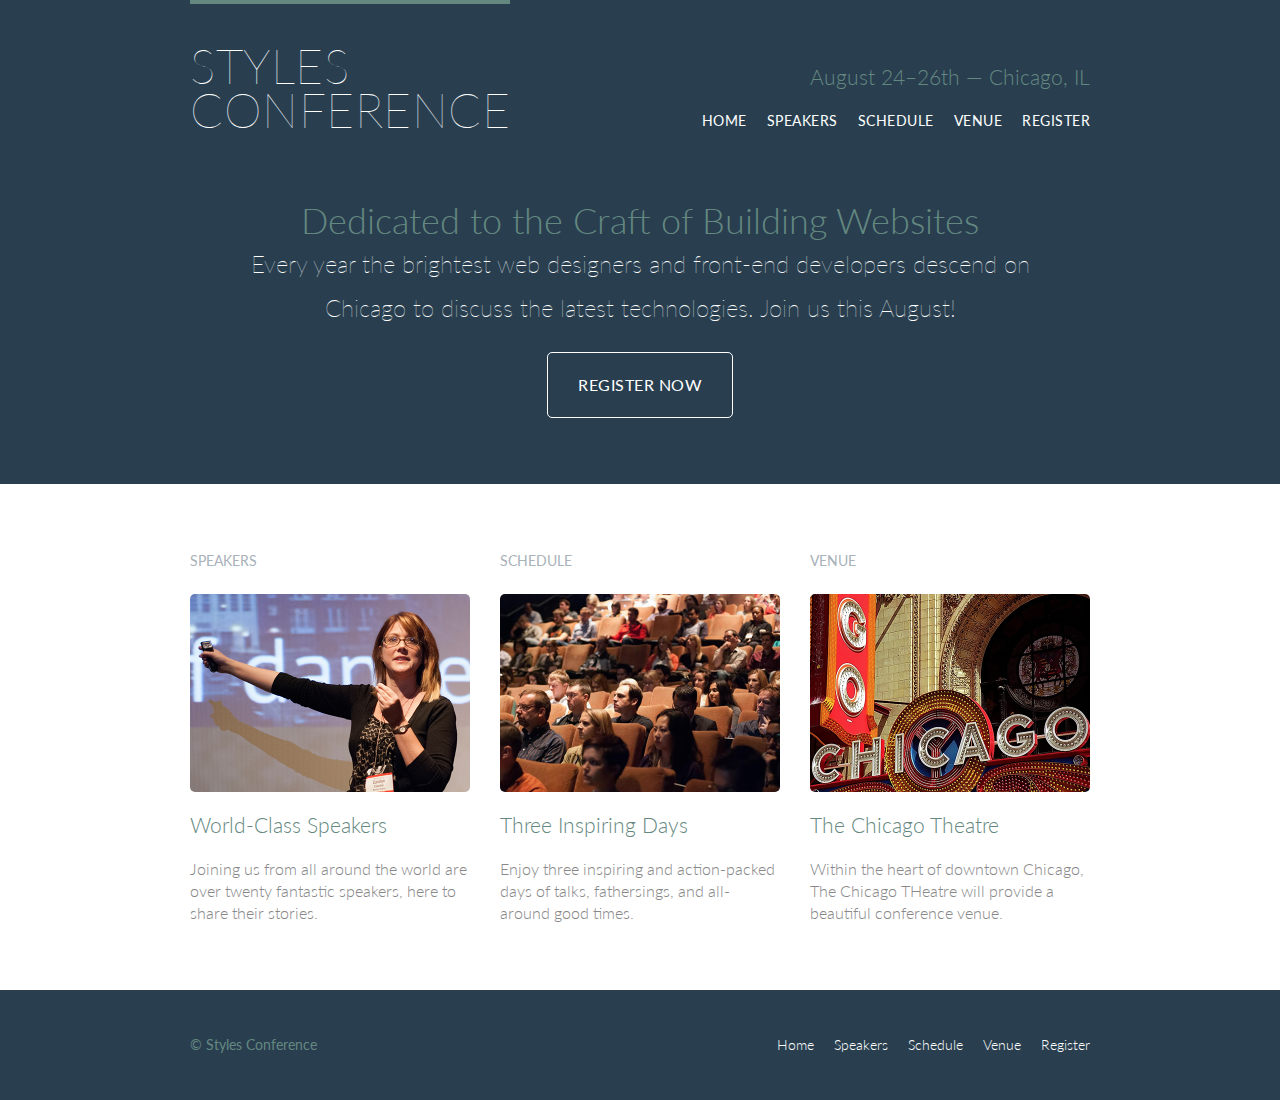
<file: index.html>
<!DOCTYPE html>
<html lang="en">
    <head>
        <meta charset="utf-8">
        <title>Styles Conference</title>
        <link href='assets/stylesheets/main.css' rel='stylesheet' />
        <link href='https://fonts.googleapis.com/css?family=Lato:400,300,100' rel='stylesheet' type='text/css'>
    </head>
    <body>
        <header class="primary-header container group">
            <section>
                <h1 class="logo">
                    <a href="index.html">Styles <br> Conference</a>
                </h1>
            </section>
            <h3 class="tagline">August 24&ndash;26th &mdash; Chicago, IL</h3>

            <nav class="nav primary-nav">
                <ul>
                    <li><a href='index.html'>Home</a></li><!--
                    --><li><a href='speakers.html'>Speakers</a></li><!--
                    --><li><a href='schedule.html'>Schedule</a></li><!--
                    --><li><a href='venue.html'>Venue</a></li><!--
                    --><li><a href='register.html'>Register</a></li>
                </ul>
            </nav>
        </header>
        <section class="hero container">
            <h2>Dedicated to the Craft of Building Websites</h2>
            <p>Every year the brightest web designers and front-end developers descend on Chicago to discuss the latest technologies. Join us this August!</p>
            <a class="btn btn-alt" href='register.html'>Register Now</a>
        </section>

        <section class="row">
            <div class="grid">
                <!-- Speakers -->
                <section class="teaser col-1-3">
                    <h5>Speakers</h5>
                    <a href="speakers.html">
                        <img src="assets/images/home/speakers.jpg" alt="Professional Speaker">
                        <h3>World-Class Speakers</h3>
                    </a>
                    <p>Joining us from all around the world are over twenty fantastic speakers, here to share their stories.</p>
                </section><!--

                Schedule

                --><section class="teaser col-1-3">
                    <h5>Schedule</h5>
                    <a href="schedule.html">
                        <img src="assets/images/home/schedule.jpg" alt="Conference Attendees">
                        <h3>Three Inspiring Days</h3>
                    </a>
                    <p>Enjoy three inspiring and action-packed days of talks, fathersings, and all-around good times.</p>
                </section><!--

                Venue

                --><section class="teaser col-1-3">
                    <h5>Venue</h5>
                    <a href="venue.html">
                        <img src="assets/images/home/venue.jpg" alt="The Chicago Theatre">
                        <h3>The Chicago Theatre</h3>
                    </a>
                    <p>Within the heart of downtown Chicago, The Chicago THeatre will provide a beautiful conference venue.</p>
                </section>
            </div>
        </section>
        <footer class="primary-footer container group">
            <small>&copy; Styles Conference</small>

            <nav class="nav">
                <ul>
                    <li><a href='index.html'>Home</a></li><!--
                    --><li><a href='speakers.html'>Speakers</a></li><!--
                    --><li><a href='schedule.html'>Schedule</a></li><!--
                    --><li><a href='venue.html'>Venue</a></li><!--
                    --><li><a href='register.html'>Register</a></li>
                </ul>
            </nav>
        </footer>
    </body>
</html>
</file>
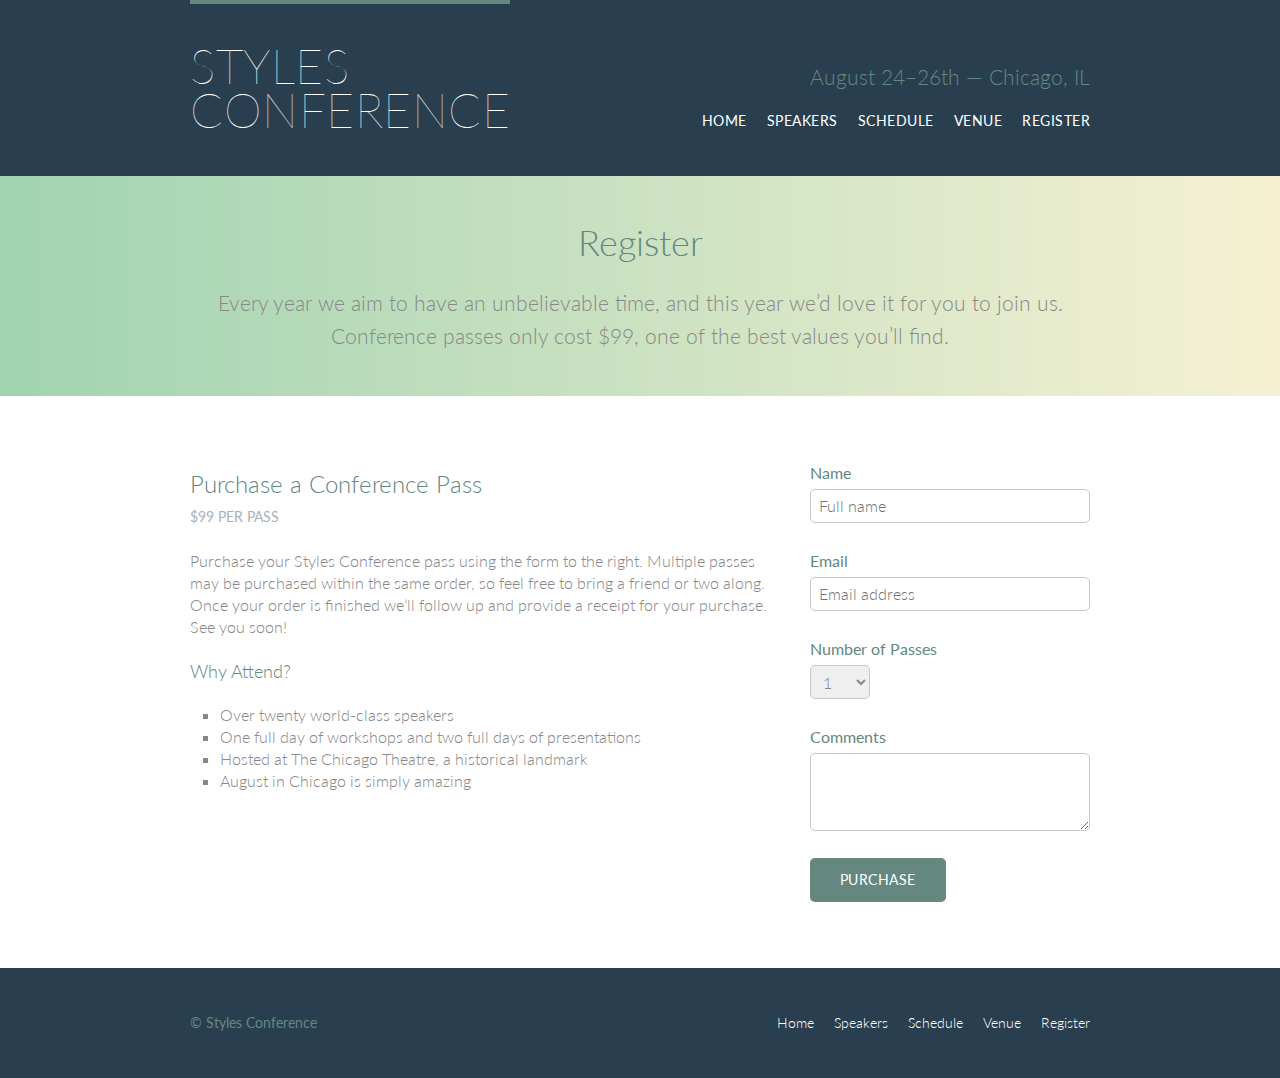
<file: register.html>
<!DOCTYPE html>
<html lang="en">
    <head>
        <meta charset="utf-8">
        <title>Styles Conference</title>
        <link href='assets/stylesheets/main.css' rel='stylesheet' />
        <link href='https://fonts.googleapis.com/css?family=Lato:400,300,100' rel='stylesheet' type='text/css'>
    </head>
    <body>
        <header class="primary-header container group">
            <h1 class="logo">
                <a href="index.html">Styles <br> Conference</a>
            </h1>
            <h3 class="tagline">August 24&ndash;26th &mdash; Chicago, IL</h3>

            <nav class="nav primary-nav">
                <ul>
                    <li><a href='index.html'>Home</a></li><!--
                    --><li><a href='speakers.html'>Speakers</a></li><!--
                    --><li><a href='schedule.html'>Schedule</a></li><!--
                    --><li><a href='venue.html'>Venue</a></li><!--
                    --><li><a href='register.html'>Register</a></li>
                </ul>
            </nav>
        </header>

        <section class="row-alt">
            <div class="lead container">
                <h1>Register</h1>
                <p>Every year we aim to have an unbelievable time, and this year we’d love it for you to join us. Conference passes only cost $99, one of the best values you’ll find.</p>
            </div>
        </section>

        <section class="row">
            <div class="grid">
                <section class="col-2-3">

                    <h2>Purchase a Conference Pass</h2>
                    <h5>$99 per Pass</h5>

                    <p>Purchase your Styles Conference pass using the form to the right. Multiple passes may be purchased within the same order, so feel free to bring a friend or two along. Once your order is finished we&#8217;ll follow up and provide a receipt for your purchase. See you soon!</p>

                    <h4>Why Attend?</h4>

                    <ul class="why-attend">
                        <li>Over twenty world-class speakers</li>
                        <li>One full day of workshops and two full days of presentations</li>
                        <li>Hosted at The Chicago Theatre, a historical landmark</li>
                        <li>August in Chicago is simply amazing</li>
                    </ul>

                </section><!--
                --><form class="col-1-3" action="#" method="post">

                    <fieldset class="register-group">

                        <label>
                            Name
                            <input type="text" name="name" placeholder="Full name" required>
                        </label>

                        <label>
                            Email
                            <input type="email" name="email" placeholder="Email address" required>
                        </label>

                        <label>
                            Number of Passes
                            <select name="quantity" required>
                                <option value="1" selected>1</option>
                                <option value="2">2</option>
                                <option value="3">3</option>
                                <option value="4">4</option>
                                <option value="5">5</option>
                            </select>
                        </label>

                        <label>
                            Comments
                            <textarea name="comments"></textarea>
                        </label>

                    </fieldset>

                    <input class="btn btn-default" type="submit" name="submit" value="Purchase">

                </form>
            </div>
        </section>

        <footer class="primary-footer container">
            <small>&copy; Styles Conference</small>

            <nav class="nav">
                <ul>
                    <li><a href='index.html'>Home</a></li><!--
                    --><li><a href='speakers.html'>Speakers</a></li><!--
                    --><li><a href='schedule.html'>Schedule</a></li><!--
                    --><li><a href='venue.html'>Venue</a></li><!--
                    --><li><a href='register.html'>Register</a></li>
                </ul>
            </nav>
        </footer>
    </body>
</html>
</file>
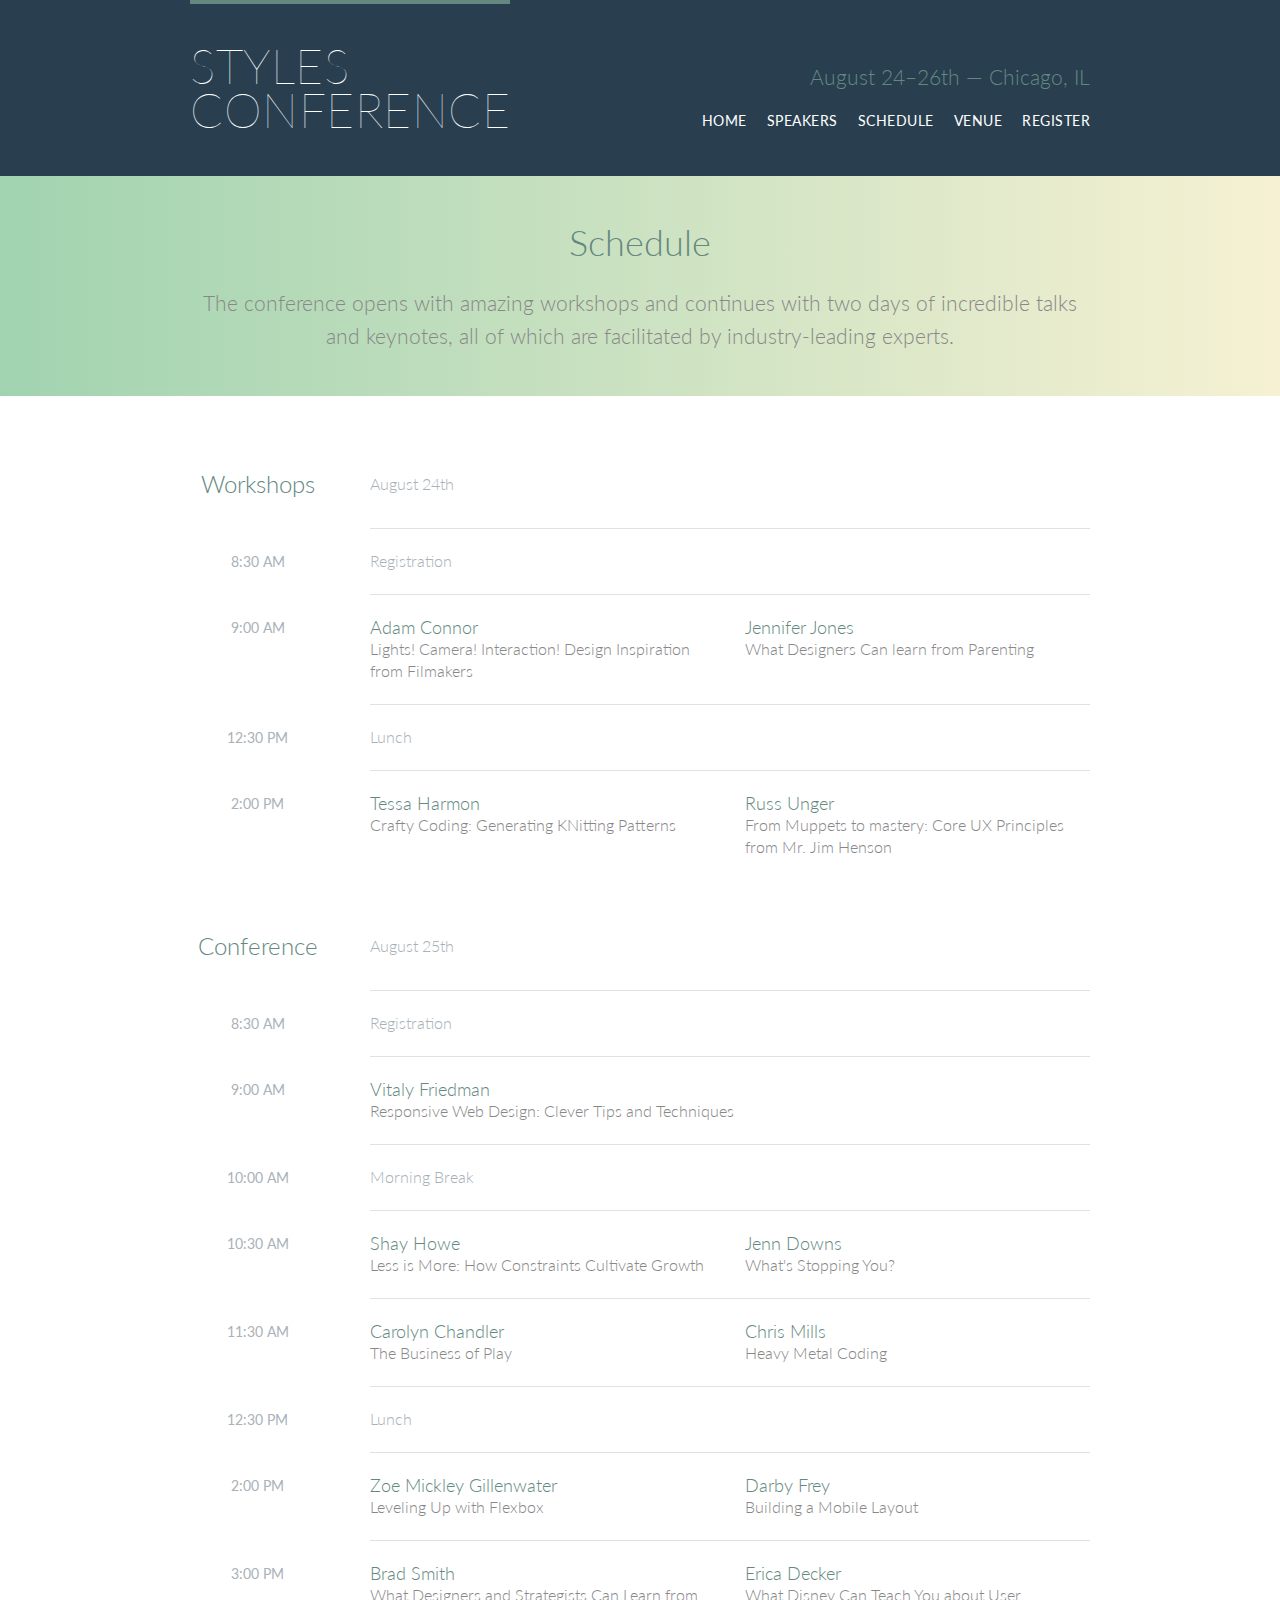
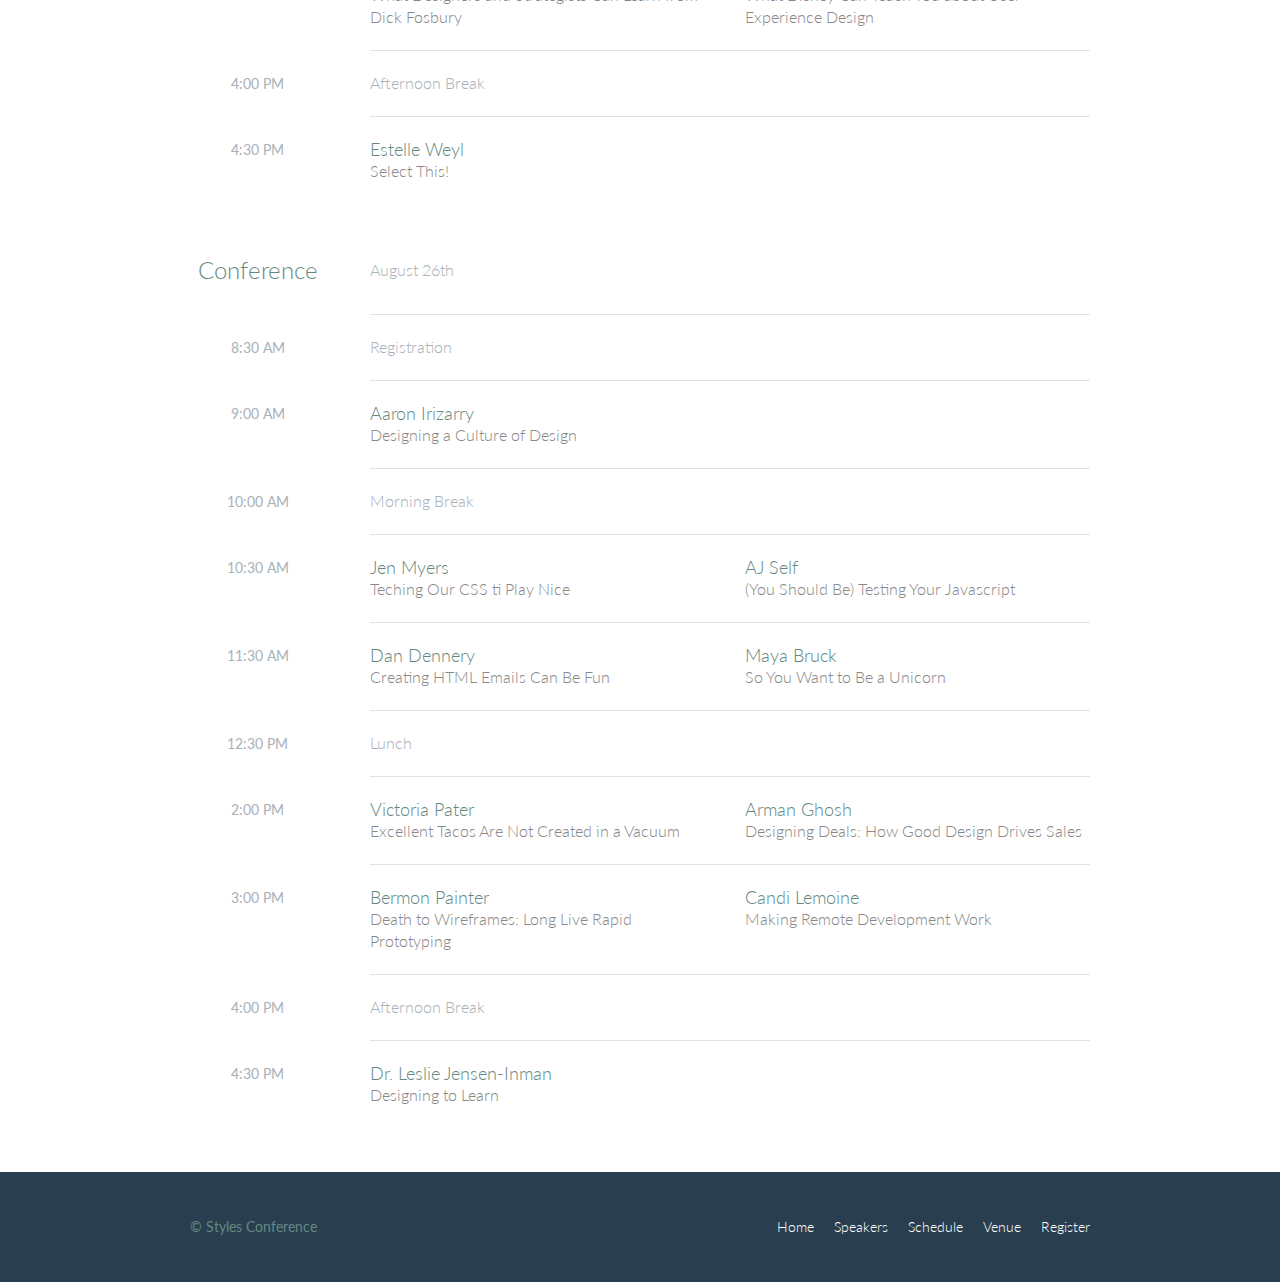
<file: schedule.html>
<!DOCTYPE html>
<html lang="en">
    <head>
        <meta charset="utf-8">
        <title>Styles Conference</title>
        <link href='assets/stylesheets/main.css' rel='stylesheet' />
        <link href='https://fonts.googleapis.com/css?family=Lato:400,300,100' rel='stylesheet' type='text/css'>
    </head>
    <body>
        <header class="primary-header container group">
            <h1 class="logo">
                <a href="index.html">Styles <br> Conference</a>
            </h1>
            <h3 class="tagline">August 24&ndash;26th &mdash; Chicago, IL</h3>

            <nav class="nav primary-nav">
                <ul>
                    <li><a href='index.html'>Home</a></li><!--
                    --><li><a href='speakers.html'>Speakers</a></li><!--
                    --><li><a href='schedule.html'>Schedule</a></li><!--
                    --><li><a href='venue.html'>Venue</a></li><!--
                    --><li><a href='register.html'>Register</a></li>
                </ul>
            </nav>
        </header>

        <section class="row-alt">
            <div class="lead container">
                <h1>Schedule</h1>
                <p>The conference opens with amazing workshops and continues with two days of incredible talks and keynotes, all of which are facilitated by industry-leading experts.</p>
            </div>
        </section>

        <section class="row">
            <div class="container">
                <table>
                    <thead>
                        <tr>
                            <th scope="row">
                                Workshops
                            </th>
                            <td class="schedule-offset" colspan="2">
                                August 24th
                            </td>
                        </tr>
                    </thead>
                    <tbody>
                        <tr>
                            <th scope="row">
                                <time datetime="08:30:00">8:30 AM</time>
                            </th>
                            <td class="schedule-offset" colspan="2">
                                Registration
                            </td>
                        </tr>
                        <tr>
                            <th scope="row">
                                <time datetime="09:00:00">9:00 AM</time>
                            </th>
                            <td>
                                <a href="speakers.html#adam-connor">
                                    <h4>Adam Connor</h4>
                                    Lights! Camera! Interaction! Design Inspiration from Filmakers
                                </a>
                            </td>
                            <td>
                                <a href="speakers.html#jennifer-jones">
                                    <h4>Jennifer Jones</h4>
                                    What Designers Can learn from Parenting
                                    </a>
                            </td>
                        </tr>
                        <tr>
                            <th scope="row">
                                <time datetime="12:30:00">12:30 PM</time>
                            </th>
                            <td class="schedule-offset" colspan="2">
                                Lunch
                            </td>
                        </tr>
                        <tr>
                            <th scope="row">
                                <time datetime="14:00">2:00 PM</time>
                            </th>
                            <td>
                                <a href="speakers.html#tessa-harmon">
                                    <h4>Tessa Harmon</h4>
                                    Crafty Coding: Generating KNitting Patterns
                                </a>
                            </td>
                            <td>
                                <a href="speakers.html#russ-unger">
                                    <h4>Russ Unger</h4>
                                    From Muppets to mastery: Core UX Principles from Mr. Jim Henson
                                </a>
                            </td>
                        </tr>
                    </tbody>
                </table>

                <table>
                    <thead>
                        <tr>
                            <th scope="row">
                                Conference
                            </th>
                            <td class="schedule-offset" colspan="2">
                                August 25th
                            </td>
                        </tr>
                    </thead>
                    <tbody>
                        <tr>
                            <th scope="row">
                                <time datetime="08:30:00">8:30 AM</time>
                            </th>
                            <td class="schedule-offset" colspan="2">
                                Registration
                            </td>
                        </tr>
                        <tr>
                            <th scope="row">
                                <time datetime="09:00:00">9:00 AM</time>
                            </th>
                            <td colspan="2">
                                <a href="speakers.html#vitaly-friedman">
                                    <h4>Vitaly Friedman</h4>
                                    Responsive Web Design: Clever Tips and Techniques
                                </a>
                            </td>
                        </tr>
                        <tr>
                            <th scope="row">
                                <time datetime="10:00:00">10:00 AM</time>
                            </th>
                            <td class="schedule-offset" colspan="2">
                                Morning Break
                            </td>
                        </tr>
                        <tr>
                            <th scope="row">
                                <time datetime="10:30:00">10:30 AM</time>
                            </th>
                            <td>
                                <a href="speakers.html#shay-howe">
                                    <h4>Shay Howe</h4>
                                    Less is More: How Constraints Cultivate Growth
                                </a>
                            </td>
                            <td>
                                <a href="speakers.html#jenn-downs">
                                    <h4>Jenn Downs</h4>
                                    What's Stopping You?
                                </a>
                            </td>
                        </tr>
                        <tr>
                            <th scope="row">
                                <time datetime="11:30:00">11:30 AM</time>
                            </th>
                            <td>
                                <a href="speakers.html#carolyn-chandler">
                                    <h4>Carolyn Chandler</h4>
                                    The Business of Play
                                </a>
                            </td>
                            <td>
                                <a href="speakers.html#chris-mills">
                                    <h4>Chris Mills</h4>
                                    Heavy Metal Coding
                                </a>
                            </td>
                        </tr>
                        <tr>
                            <th scope="row">
                                <time datetime="12:30:00">12:30 PM</time>
                            </th>
                            <td class="schedule-offset" colspan="2">
                                Lunch
                            </td>
                        </tr>
                        <tr>
                            <th scope="row">
                                <time datetime="14:00:00">2:00 PM</time>
                            </th>
                            <td>
                                <a href="speakers.html#zoe-mickley-gillenwater">
                                    <h4>Zoe Mickley Gillenwater</h4>
                                    Leveling Up with Flexbox
                                </a>
                            </td>
                            <td>
                                <a href="speakers.html#darby-frey">
                                    <h4>Darby Frey</h4>
                                    Building a Mobile Layout
                                </a>
                            </td>
                        </tr>
                        <tr>
                            <th scope="row">
                                <time datetime="15:00:00">3:00 PM</time>
                            </th>
                            <td>
                                <a href="speakers.html#brad-smith">
                                    <h4>Brad Smith</h4>
                                    What Designers and Strategists Can Learn from Dick Fosbury
                                </a>
                            </td>
                            <td>
                                <a href="speakers.html#erica-decker">
                                    <h4>Erica Decker</h4>
                                    What Disney Can Teach You about User Experience Design
                                </a>
                            </td>
                        </tr>
                        <tr>
                            <th scope="row">
                                <time datetime="16:00:00">4:00 PM</time>
                            </th>
                            <td class="schedule-offset" colspan="2">
                                Afternoon Break
                            </td>
                        </tr>
                        <tr>
                            <th scope="row">
                                <time datetime="16:30:00">4:30 PM</time>
                            </th>
                            <td colspan="2">
                                <a href="speakers.html#estelle-weyl">
                                    <h4>Estelle Weyl</h4>
                                    Select This!
                                </a>
                            </td>
                        </tr>
                    </tbody>
                </table>

                <table>
                    <thead>
                        <tr>
                            <th scope="row">
                                Conference
                            </th>
                            <td class="schedule-offset" colspan="2">
                                August 26th
                            </td>
                        </tr>
                    </thead>
                    <tbody>
                        <tr>
                            <th scope="row">
                                <time datetime="08:30:00">8:30 AM</time>
                            </th>
                            <td class="schedule-offset" colspan="2">
                                Registration
                            </td>
                        </tr>
                        <tr>
                            <th scope="row">
                                <time datetime="09:00:00">9:00 AM</time>
                            </th>
                            <td colspan="2">
                                <a href="speakers.html#aaron-irizarry">
                                    <h4>Aaron Irizarry</h4>
                                    Designing a Culture of Design
                                </a>
                            </td>
                        </tr>
                        <tr>
                            <th scope="row">
                                <time datetime="10:00:00">10:00 AM</time>
                            </th>
                            <td class="schedule-offset" colspan="2">
                                Morning Break
                            </td>
                        </tr>
                        <tr>
                            <th scope="row">
                                <time datetime="10:30:00">10:30 AM</time>
                            </th>
                            <td>
                                <a href="speakers.html#jen-myers">
                                    <h4>Jen Myers</h4>
                                    Teching Our CSS ti Play Nice
                                </a>
                            </td>
                            <td>
                                <a href="speakers.html#aj-self">
                                    <h4>AJ Self</h4>
                                    (You Should Be) Testing Your Javascript
                                </a>
                            </td>
                        </tr>
                        <tr>
                            <th scope="row">
                                <time datetime="11:30:00">11:30 AM</time>
                            </th>
                            <td>
                                <a href="speakers.html#dan-denney">
                                    <h4>Dan Dennery</h4>
                                    Creating HTML Emails Can Be Fun
                                </a>
                            </td>
                            <td>
                                <a href="speakers.html#maya-bruck">
                                    <h4>Maya Bruck</h4>
                                    So You Want to Be a Unicorn
                                </a>
                            </td>
                        </tr>
                        <tr>
                            <th scope="row">
                                <time datetime="12:30:00">12:30 PM</time>
                            </th>
                            <td class="schedule-offset" colspan="2">
                                Lunch
                            </td>
                        </tr>
                        <tr>
                            <th scope="row">
                                <time datetime="14:00:00">2:00 PM</time>
                            </th>
                            <td>
                                <a href="speakers.html#victoria-pater">
                                    <h4>Victoria Pater</h4>
                                    Excellent Tacos Are Not Created in a Vacuum
                                </a>
                            </td>
                            <td>
                                <a href="speakers.html#arman-ghosh">
                                    <h4>Arman Ghosh</h4>
                                    Designing Deals: How Good Design Drives Sales
                                </a>
                            </td>
                        </tr>
                        <tr>
                            <th scope="row">
                                <time datetime="15:00:00">3:00 PM</time>
                            </th>
                            <td>
                                <a href="speakers.html#bermon-painter">
                                    <h4>Bermon Painter</h4>
                                    Death to Wireframes: Long Live Rapid Prototyping
                                </a>
                            </td>
                            <td>
                                <a href="speakers.html#candi-lemoine">
                                    <h4>Candi Lemoine</h4>
                                    Making Remote Development Work
                                </a>
                            </td>
                        </tr>
                        <tr>
                            <th scope="row">
                                <time datetime="16:00:00">4:00 PM</time>
                            </th>
                            <td class="schedule-offset" colspan="2">
                                Afternoon Break
                            </td>
                        </tr>
                        <tr>
                            <th scope="row">
                                <time datetime="16:30:00">4:30 PM</time>
                            </th>
                            <td colspan="2">
                                <a href="speakers.html#leslie-jensen-inman">
                                    <h4>Dr. Leslie Jensen-Inman</h4>
                                    Designing to Learn
                                </a>
                            </td>
                        </tr>
                    </tbody>
                </table>
            </div>
        </section>

        <footer class="primary-footer container">
            <small>&copy; Styles Conference</small>

            <nav class="nav">
                <ul>
                    <li><a href='index.html'>Home</a></li><!--
                    --><li><a href='speakers.html'>Speakers</a></li><!--
                    --><li><a href='schedule.html'>Schedule</a></li><!--
                    --><li><a href='venue.html'>Venue</a></li><!--
                    --><li><a href='register.html'>Register</a></li>
                </ul>
            </nav>
        </footer>
    </body>
</html>
</file>
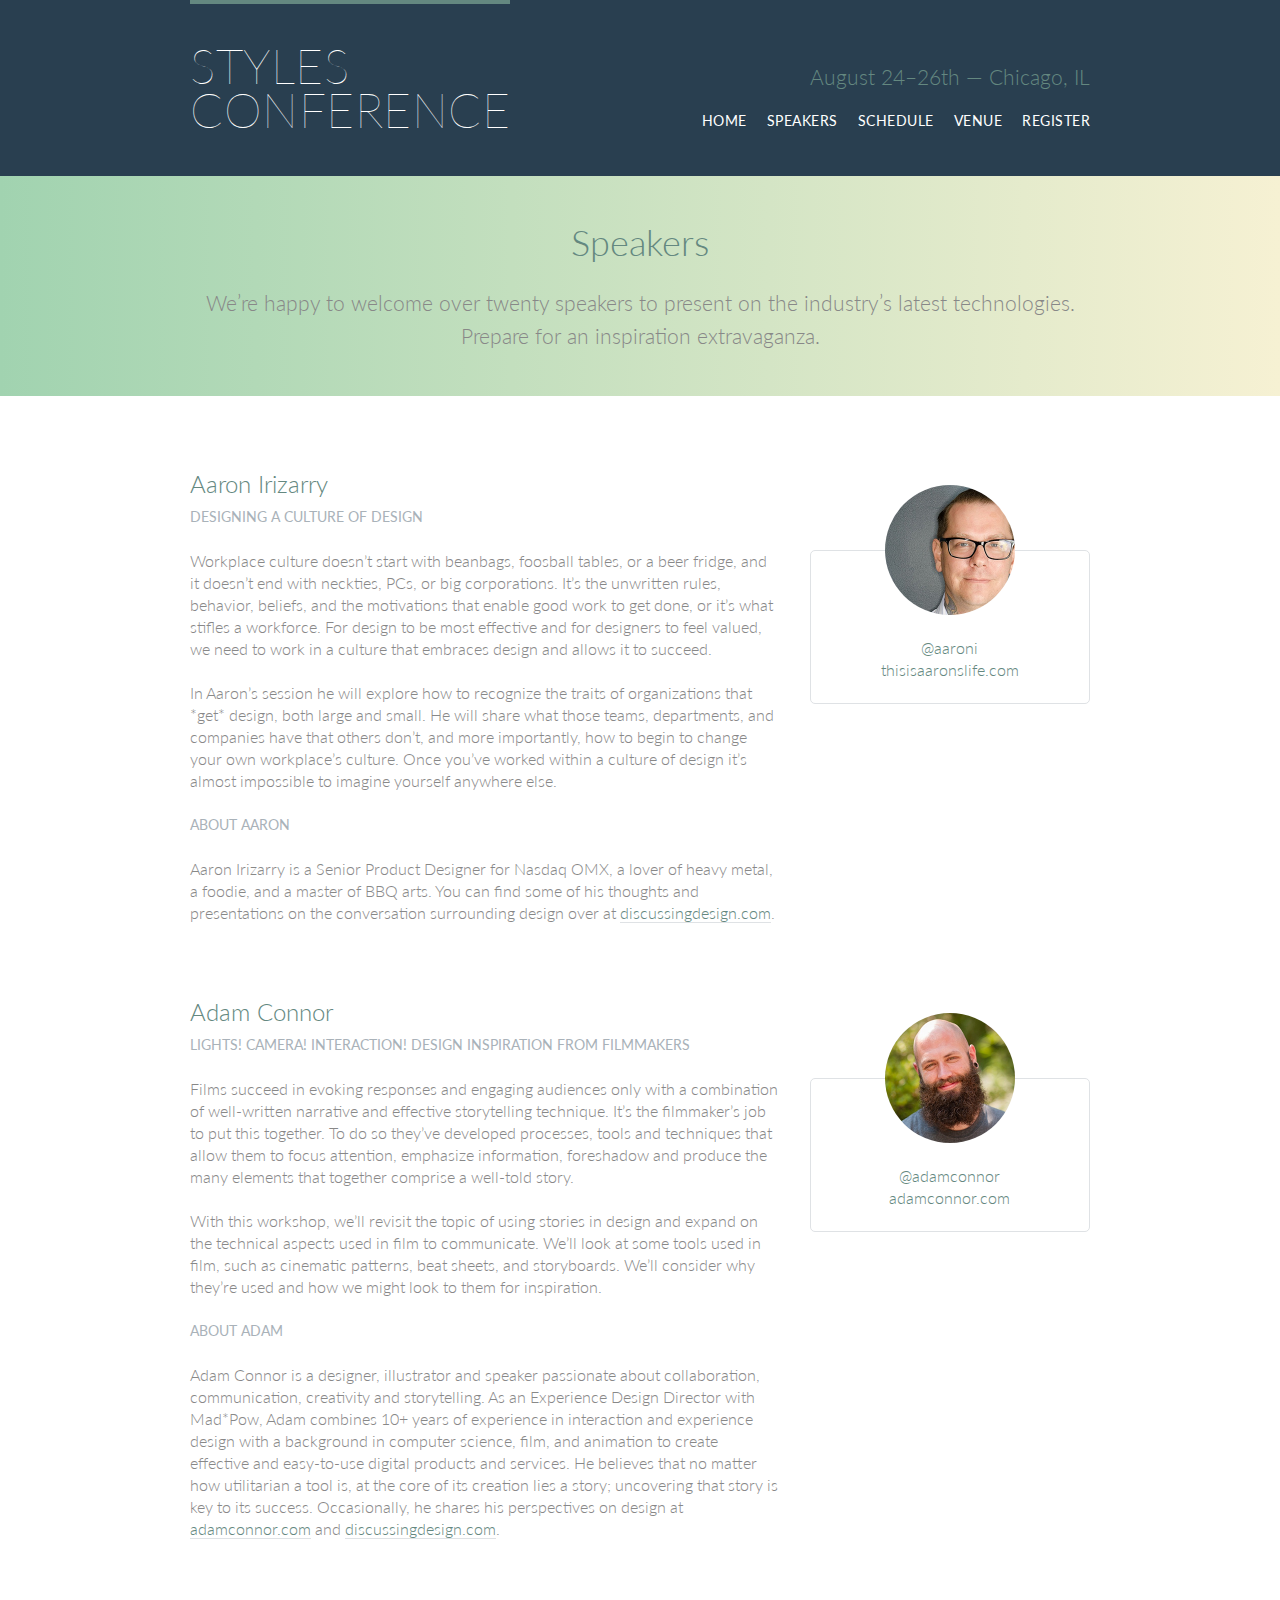
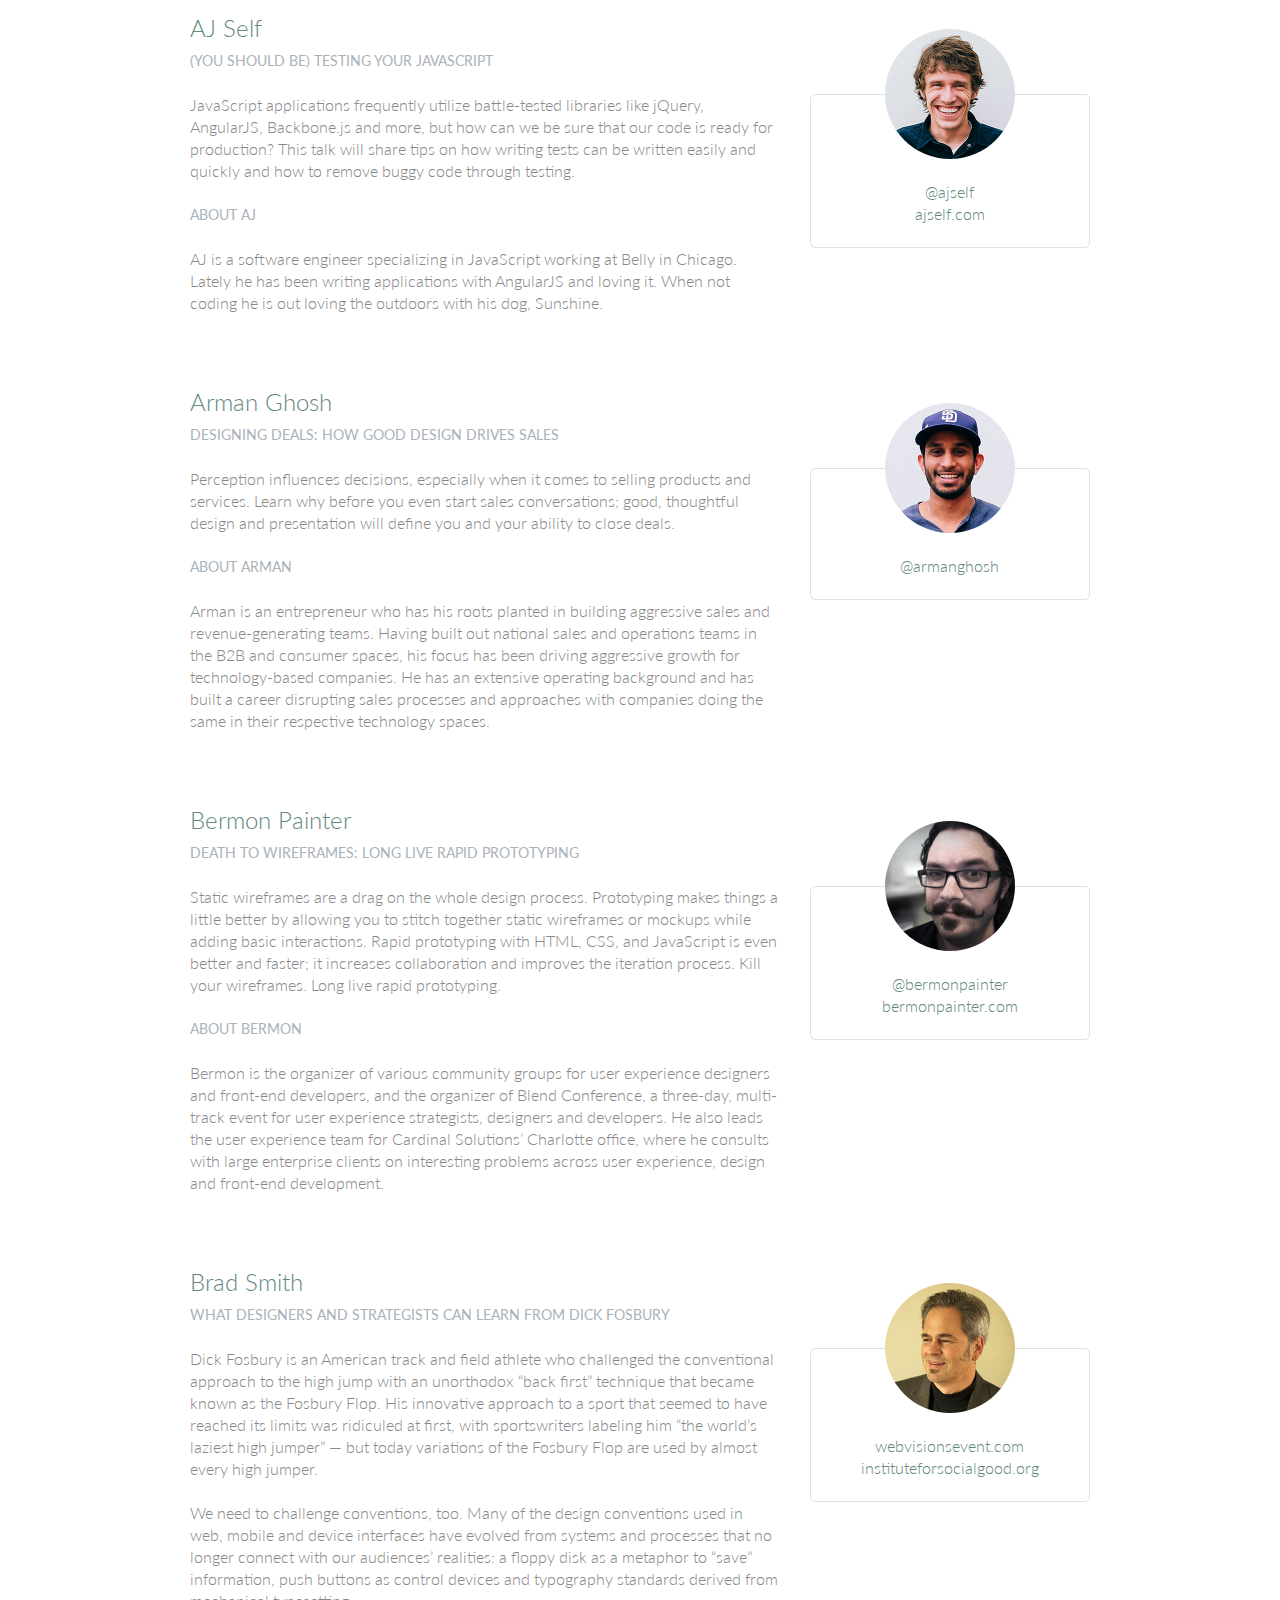
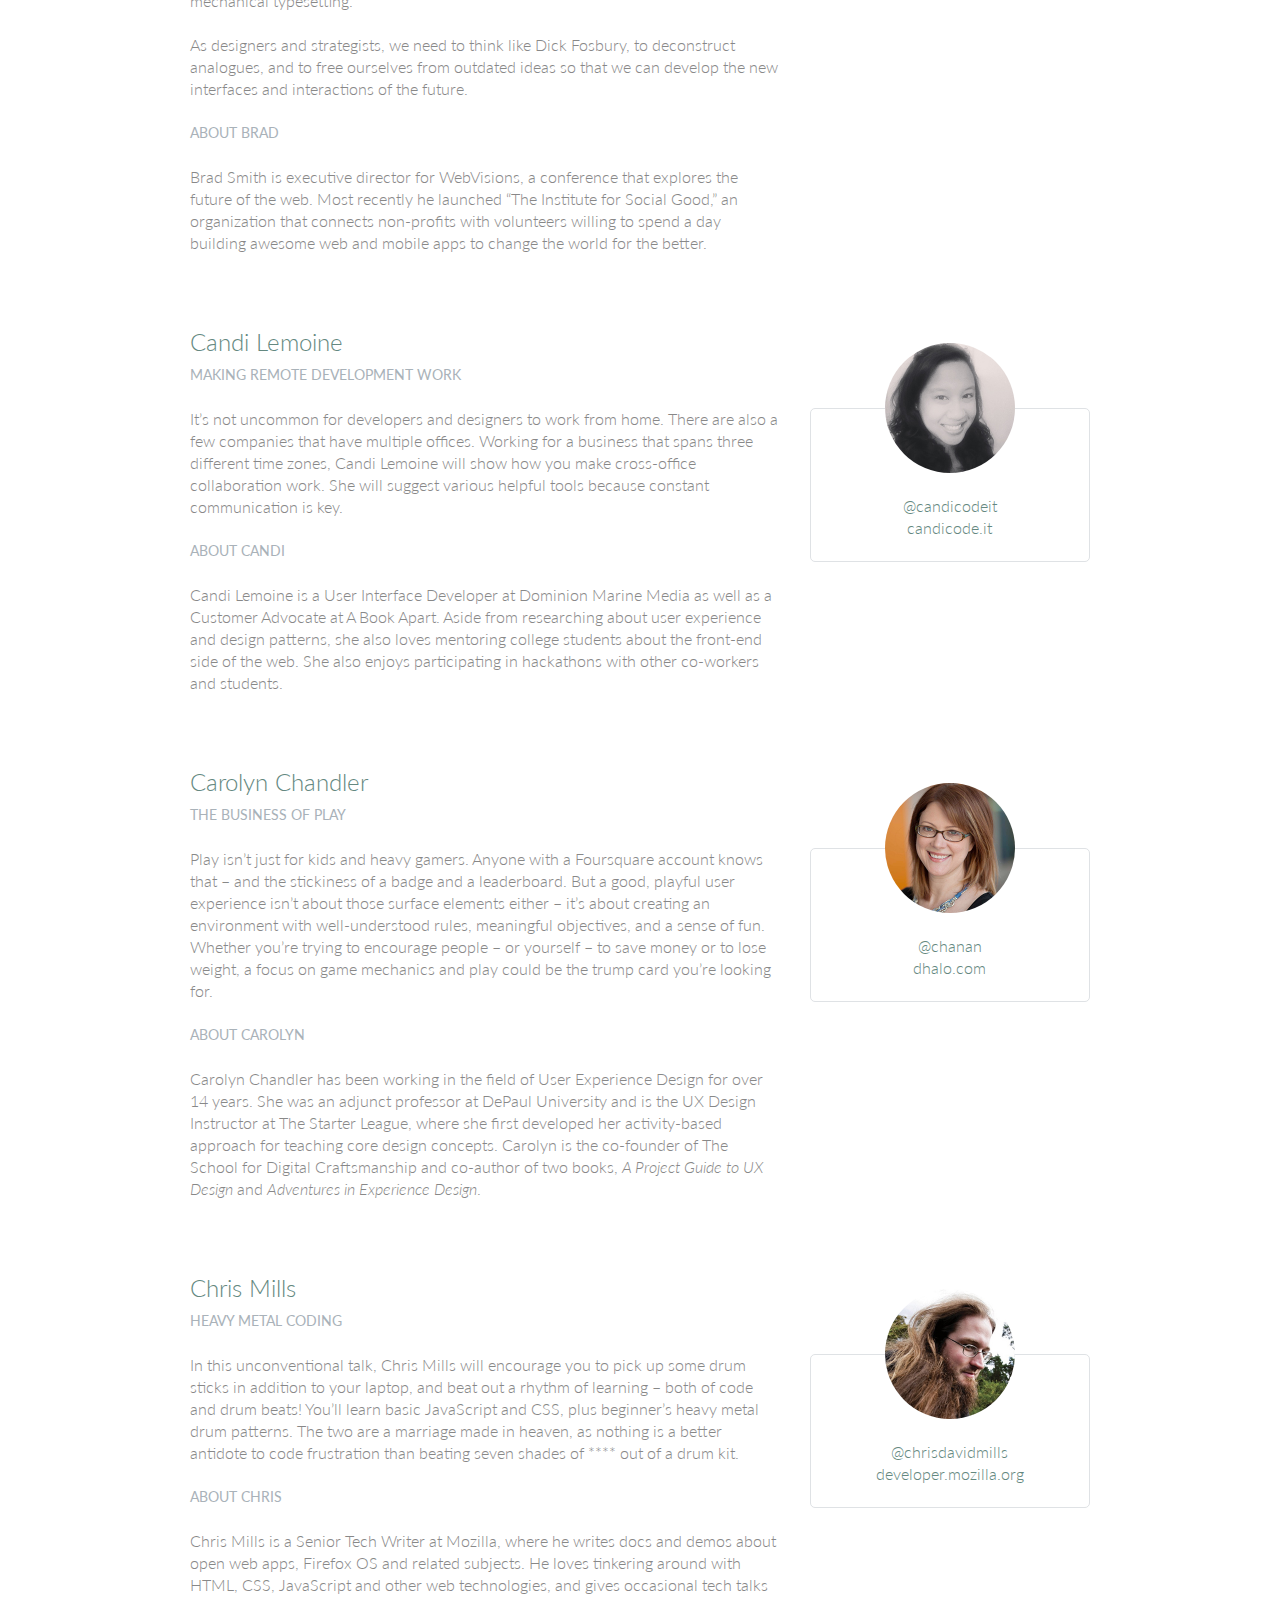
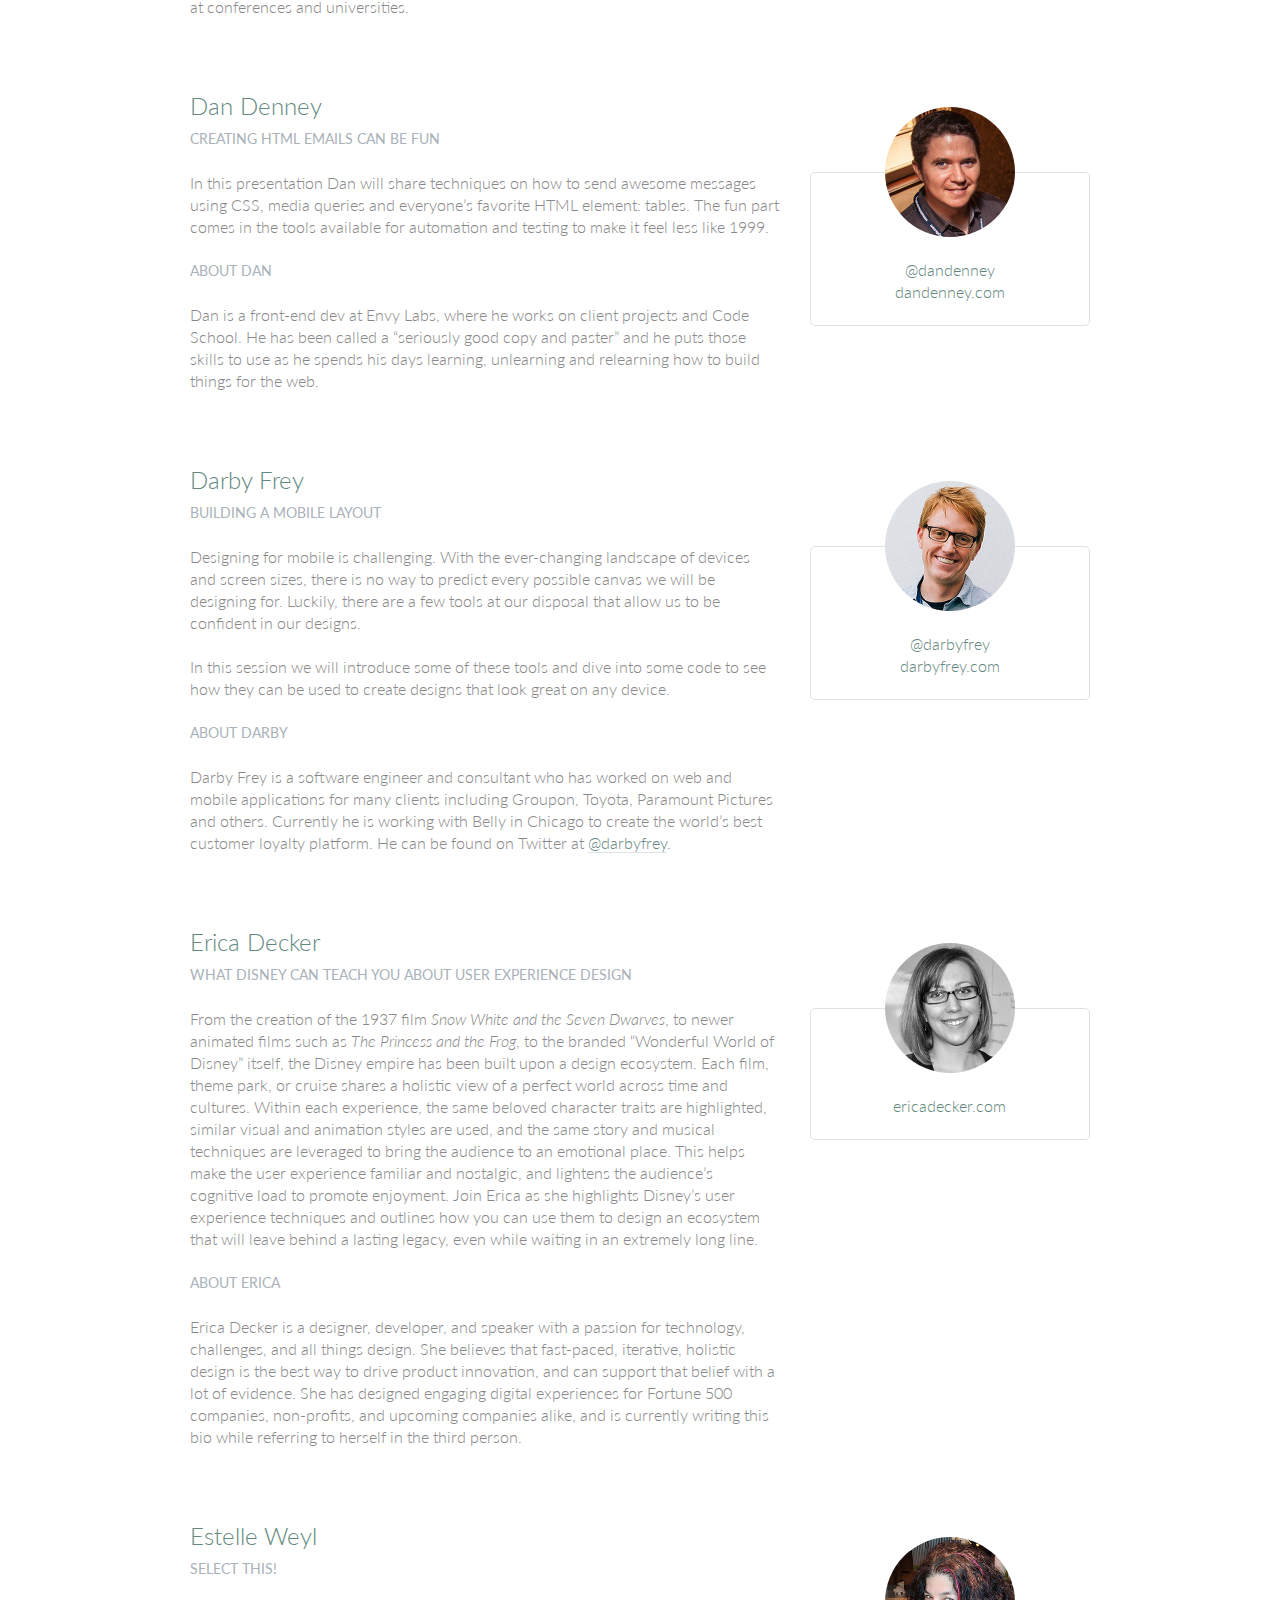
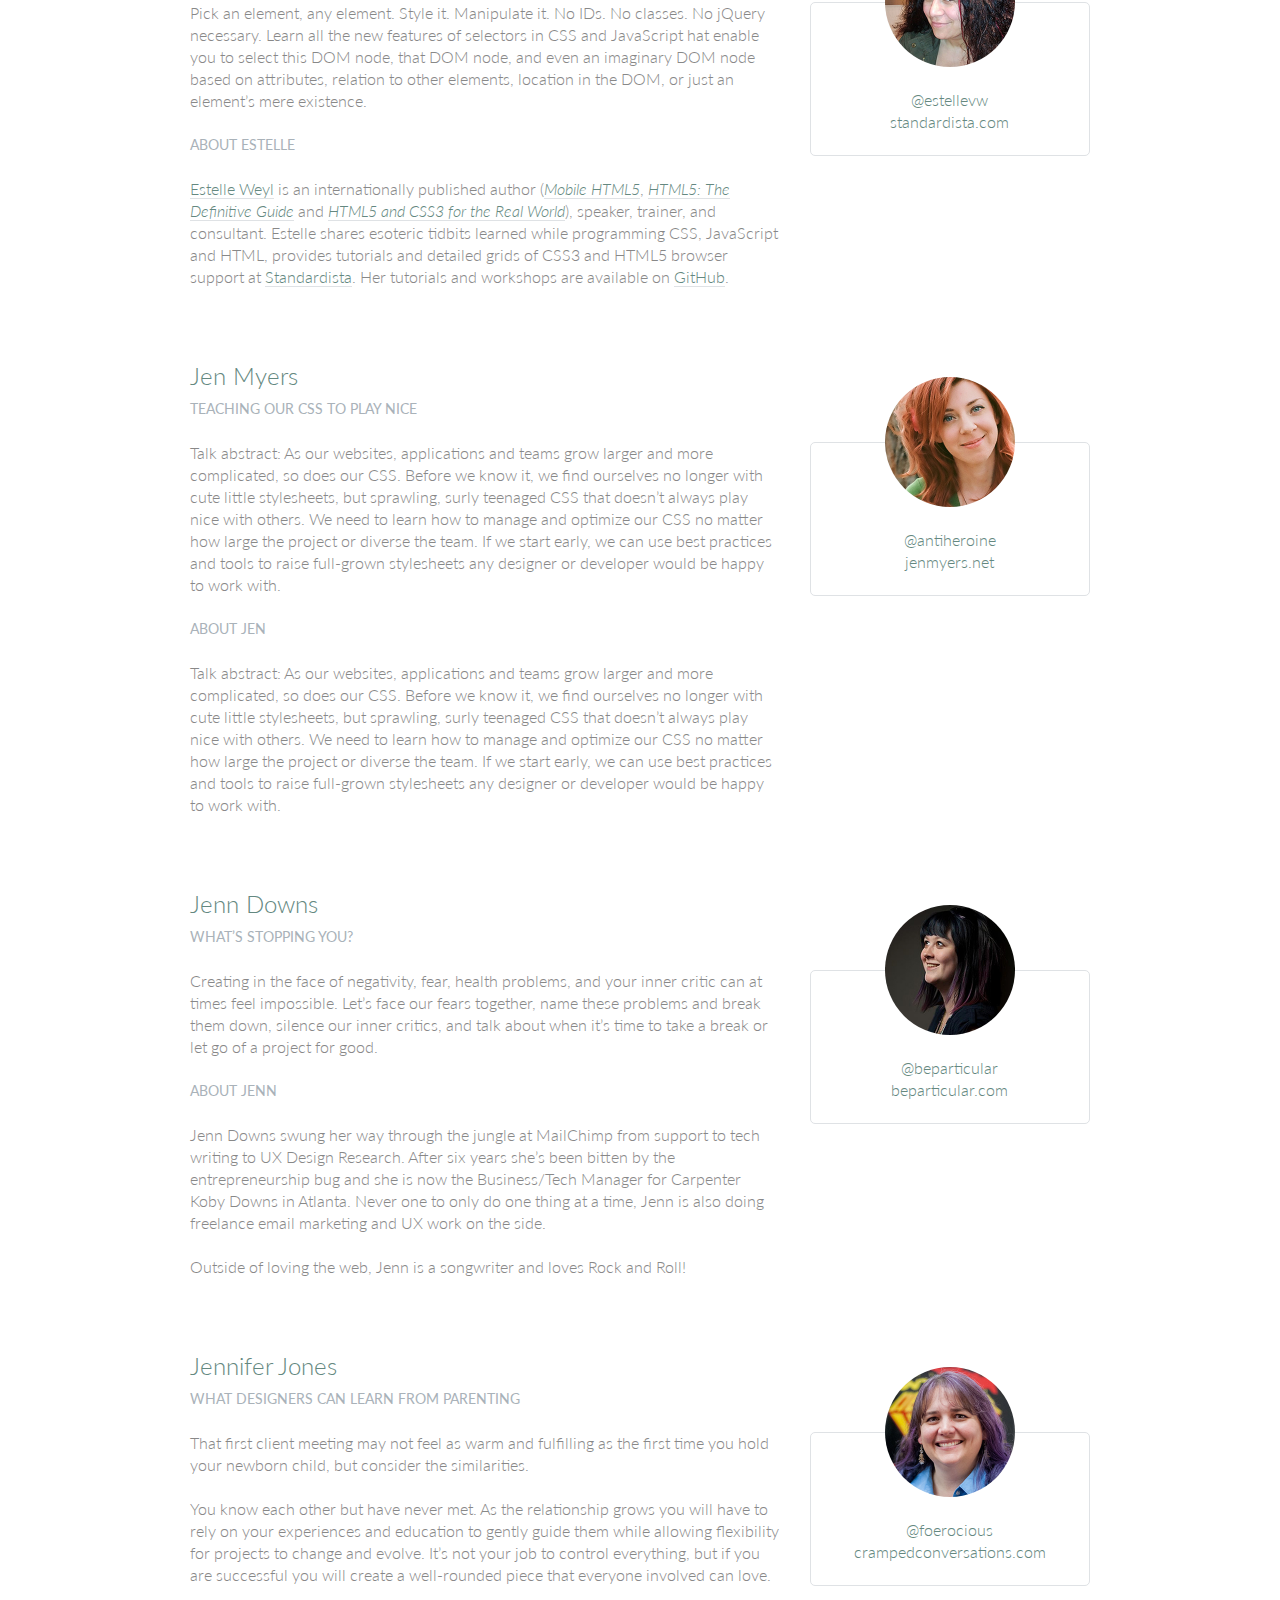
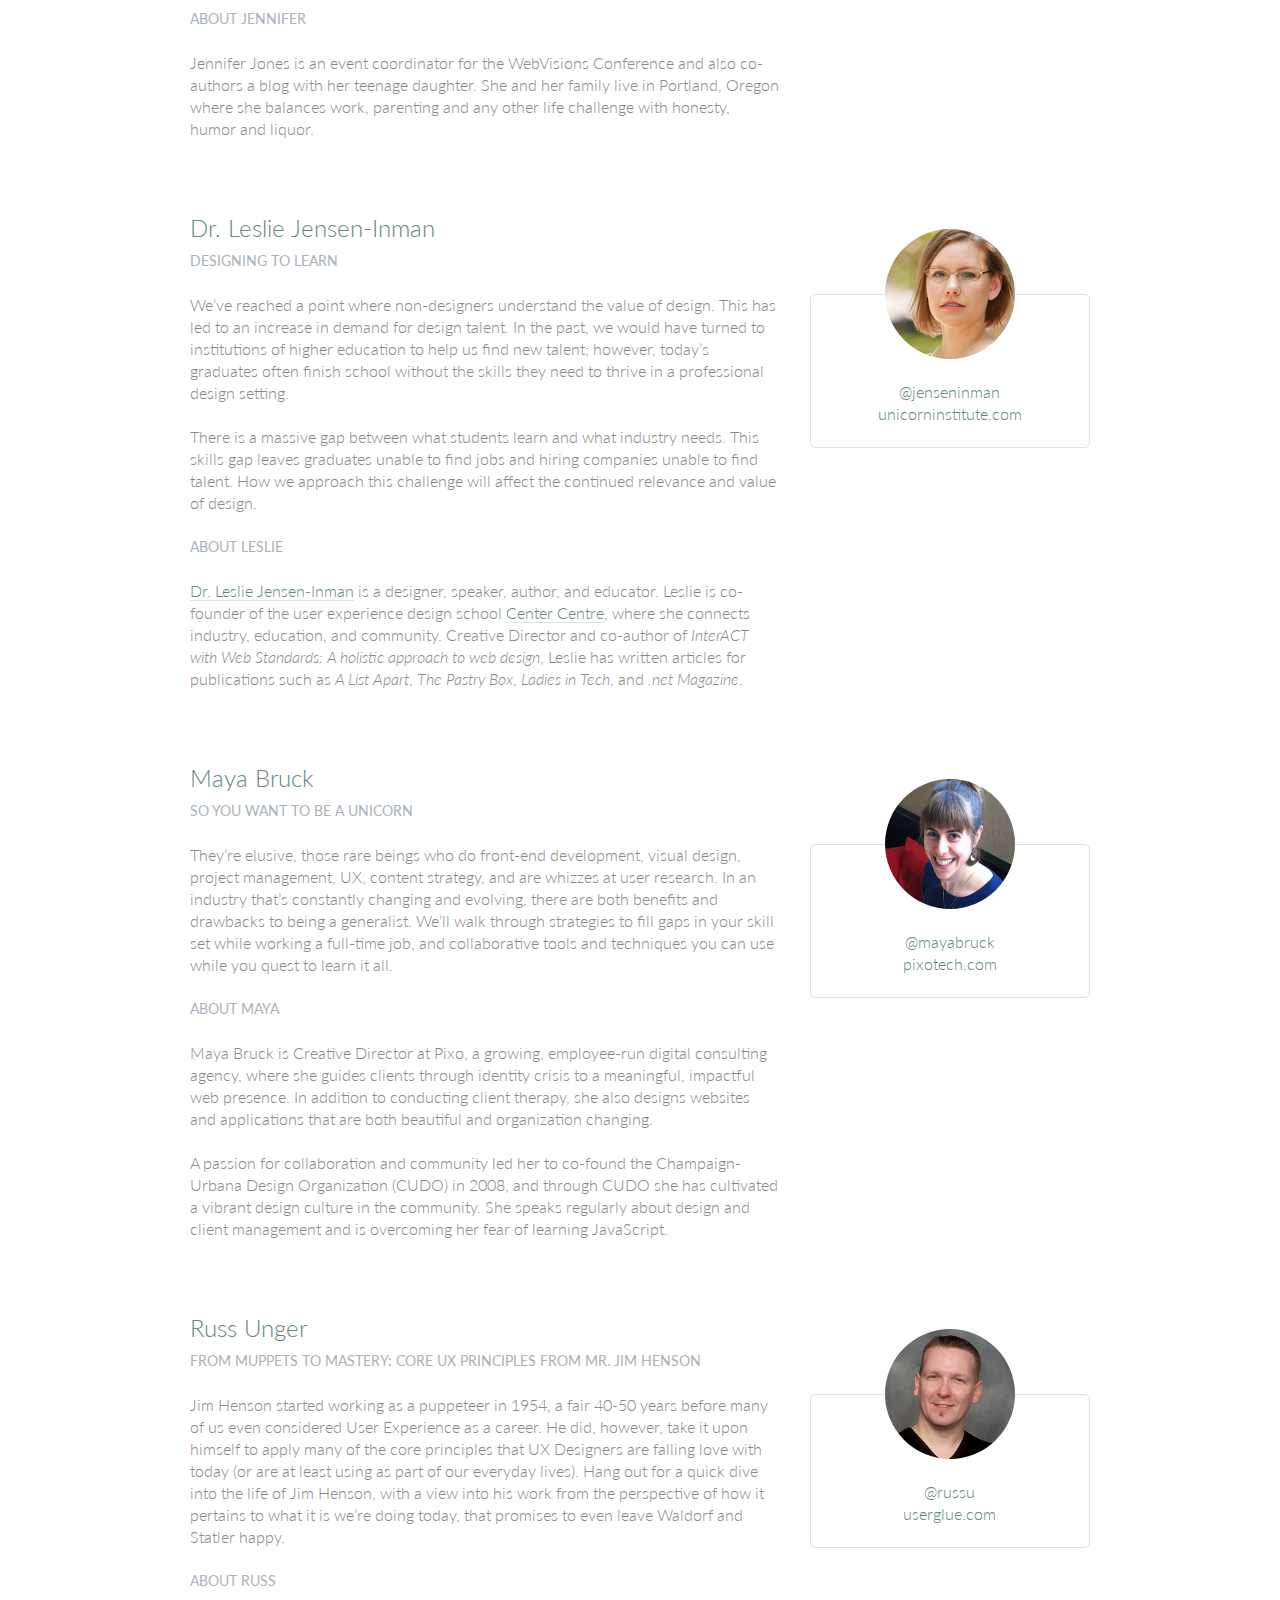
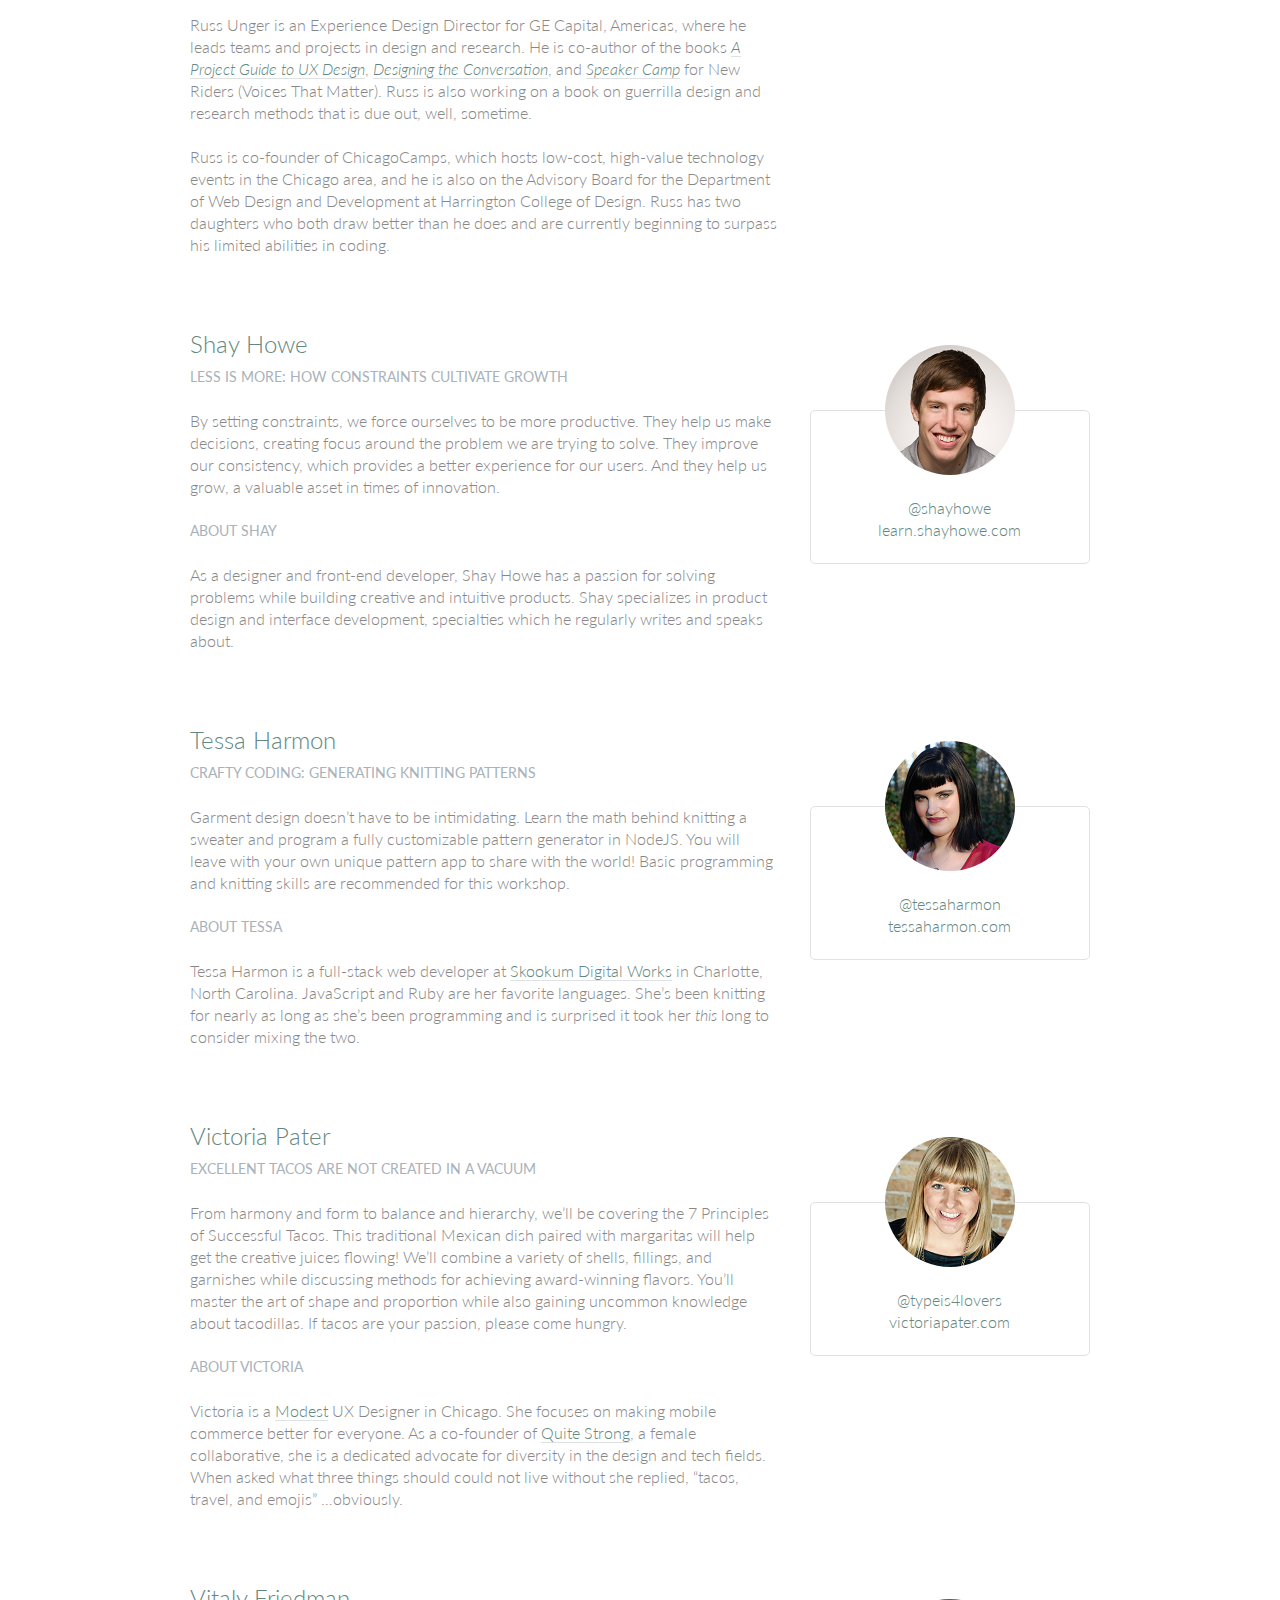
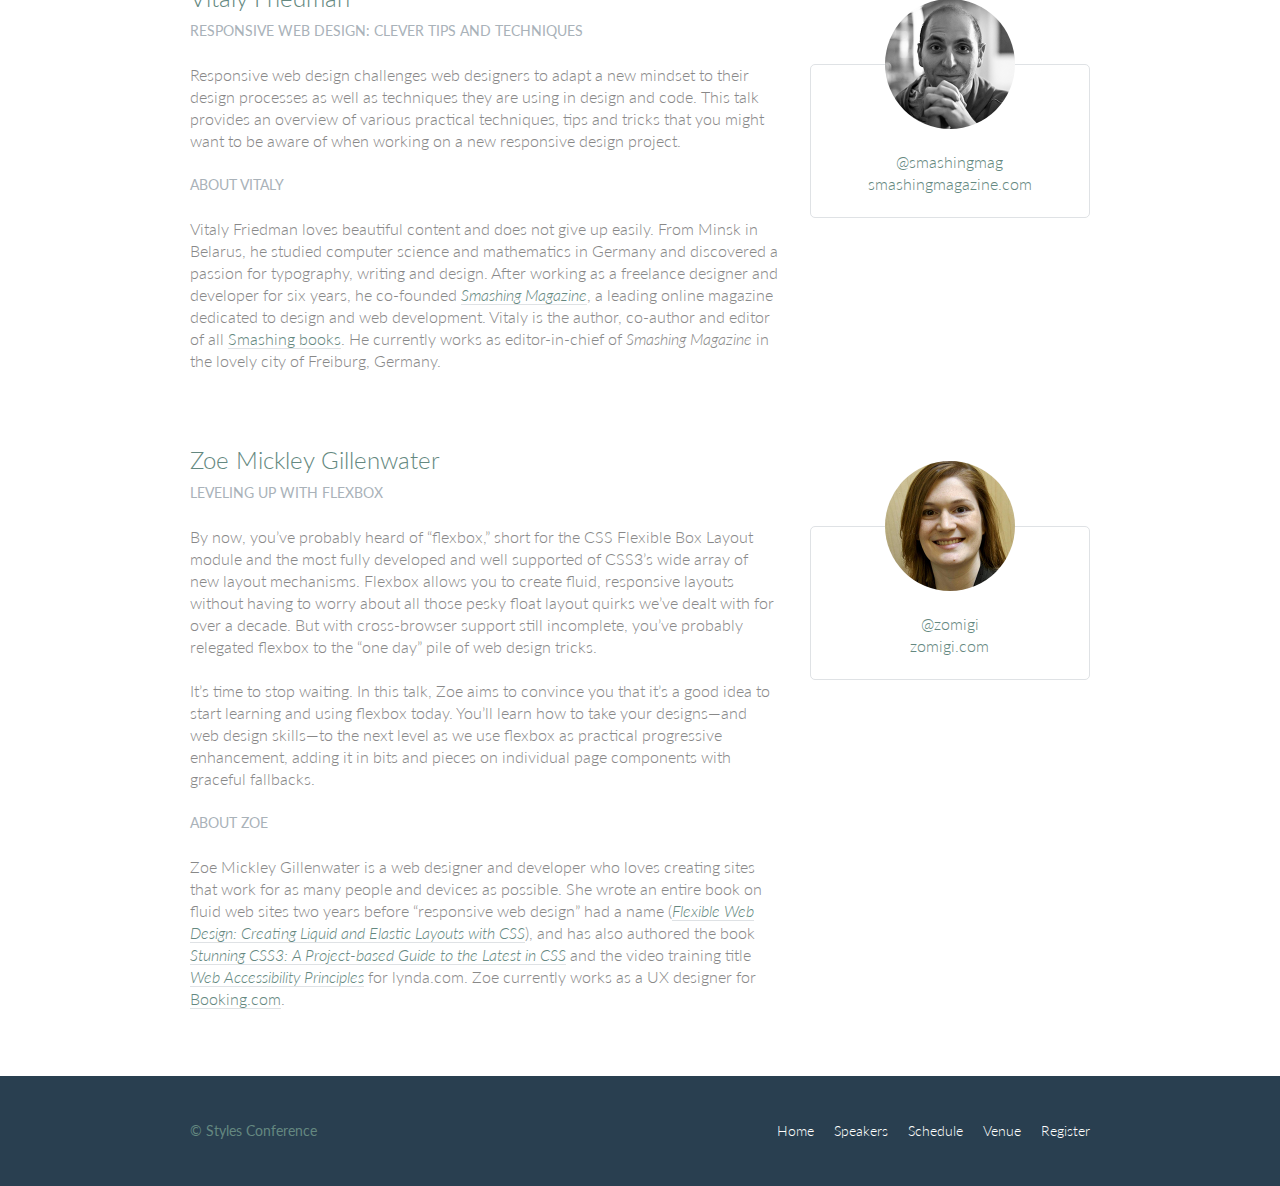
<file: speakers.html>
<!DOCTYPE html>
<html lang="en">
    <head>
        <meta charset="utf-8">
        <title>Styles Conference</title>
        <link href='assets/stylesheets/main.css' rel='stylesheet' />
        <link href='https://fonts.googleapis.com/css?family=Lato:400,300,100' rel='stylesheet' type='text/css'>
    </head>
    <body>
        <header class="primary-header container group">
            <h1 class="logo">
                <a href="index.html">Styles <br> Conference</a>
            </h1>
            <h3 class="tagline">August 24&ndash;26th &mdash; Chicago, IL</h3>

            <nav class="nav primary-nav">
                <ul>
                    <li><a href='index.html'>Home</a></li><!--
                    --><li><a href='speakers.html'>Speakers</a></li><!--
                    --><li><a href='schedule.html'>Schedule</a></li><!--
                    --><li><a href='venue.html'>Venue</a></li><!--
                    --><li><a href='register.html'>Register</a></li>
                </ul>
            </nav>
        </header>

        <section class="row-alt">
            <div class="lead container">
                <h1>Speakers</h1>
                <p>We&#8217;re happy to welcome over twenty speakers to present on the industry&#8217;s latest technologies. Prepare for an inspiration extravaganza.</p>
            </div>
        </section>
        <section class="row">
            <div class="grid">
                <!-- Aaron Irizarry -->

                <section class="speaker" id="aaron-irizarry">
                    <div class="col-2-3">

                        <h2>Aaron Irizarry</h2>
                        <h5>Designing a Culture of Design</h5>

                        <p>Workplace culture doesn&#8217;t start with beanbags, foosball tables, or a beer fridge, and it doesn&#8217;t end with neckties, PCs, or big corporations. It&#8217;s the unwritten rules, behavior, beliefs, and the motivations that enable good work to get done, or it&#8217;s what stifles a workforce. For design to be most effective and for designers to feel valued, we need to work in a culture that embraces design and allows it to succeed.</p>

                        <p>In Aaron&#8217;s session he will explore how to recognize the traits of organizations that *get* design, both large and small. He will share what those teams, departments, and companies have that others don&#8217;t, and more importantly, how to begin to change your own workplace&#8217;s culture. Once you&#8217;ve worked within a culture of design it&#8217;s almost impossible to imagine yourself anywhere else.</p>

                        <h5>About Aaron</h5>

                        <p>Aaron Irizarry is a Senior Product Designer for Nasdaq OMX, a lover of heavy metal, a foodie, and a master of BBQ arts. You can find some of his thoughts and presentations on the conversation surrounding design over at <a href="http://www.discussingdesign.com/">discussingdesign.com</a>.</p>
                    </div><!--
                    --><aside class="col-1-3">
                        <div class="speaker-info">

                            <img src="assets/images/speakers/aaron-irizarry.jpg" alt="Aaron Irizarry">

                            <ul>
                                <li><a href="https://twitter.com/aaroni">@aaroni</a></li>
                                <li><a href="http://www.thisisaaronslife.com/">thisisaaronslife.com</a></li>
                            </ul>
                        </div>
                    </aside>
                </section>

                <!-- Adam Connor -->

                <section class="speaker" id="adam-connor">

                    <div class="col-2-3">
                        <h2>Adam Connor</h2>
                        <h5>Lights! Camera! Interaction! Design Inspiration from Filmmakers</h5>

                        <p>Films succeed in evoking responses and engaging audiences only with a combination of well-written narrative and effective storytelling technique. It&#8217;s the filmmaker&#8217;s job to put this together. To do so they&#8217;ve developed processes, tools and techniques that allow them to focus attention, emphasize information, foreshadow and produce the many elements that together comprise a well-told story.</p>

                        <p>With this workshop, we&#8217;ll revisit the topic of using stories in design and expand on the technical aspects used in film to communicate. We&#8217;ll look at some tools used in film, such as cinematic patterns, beat sheets, and storyboards. We&#8217;ll consider why they&#8217;re used and how we might look to them for inspiration.</p>

                        <h5>About Adam</h5>

                        <p>Adam Connor is a designer, illustrator and speaker passionate about collaboration, communication, creativity and storytelling. As an Experience Design Director with Mad*Pow, Adam combines 10+ years of experience in interaction and experience design with a background in computer science, film, and animation to create effective and easy-to-use digital products and services. He believes that no matter how utilitarian a tool is, at the core of its creation lies a story; uncovering that story is key to its success. Occasionally, he shares his perspectives on design at <a href="http://adamconnor.com/">adamconnor.com</a> and <a href="http://www.discussingdesign.com/">discussingdesign.com</a>.</p>

                    </div><!--
                    --><aside class="col-1-3">
                        <div class="speaker-info">

                            <img src="assets/images/speakers/adam-connor.jpg" alt="Adam Connor">

                            <ul>
                                <li><a href="https://twitter.com/adamconnor">@adamconnor</a></li>
                                <li><a href="http://adamconnor.com/">adamconnor.com</a></li>
                            </ul>
                        </div>
                    </aside>

                </section>

                <!-- AJ Self -->

                <section class="speaker" id="aj-self">

                    <div class="col-2-3">
                        <h2>AJ Self</h2>
                        <h5>(You Should Be) Testing Your JavaScript</h5>

                        <p>JavaScript applications frequently utilize battle-tested libraries like jQuery, AngularJS, Backbone.js and more, but how can we be sure that our code is ready for production? This talk will share tips on how writing tests can be written easily and quickly and how to remove buggy code through testing.</p>

                        <h5>About AJ</h5>

                        <p>AJ is a software engineer specializing in JavaScript working at Belly in Chicago. Lately he has been writing applications with AngularJS and loving it. When not coding he is out loving the outdoors with his dog, Sunshine.</p>

                    </div><!--

                    --><aside class="col-1-3">
                        <div class="speaker-info">

                            <img src="assets/images/speakers/aj-self.jpg" alt="AJ Self">

                            <ul>
                                <li><a href="https://twitter.com/ajself">@ajself</a></li>
                                <li><a href="http://www.ajself.com/">ajself.com</a></li>
                            </ul>

                        </div>
                    </aside>

                </section>

                <!-- Arman Ghosh -->

                <section class="speaker" id="arman-ghosh">

                    <div class="col-2-3">
                        <h2>Arman Ghosh</h2>
                        <h5>Designing Deals: How Good Design Drives Sales</h5>

                        <p>Perception influences decisions, especially when it comes to selling products and services. Learn why before you even start sales conversations; good, thoughtful design and presentation will define you and your ability to close deals.</p>

                        <h5>About Arman</h5>

                        <p>Arman is an entrepreneur who has his roots planted in building aggressive sales and revenue-generating teams. Having built out national sales and operations teams in the B2B and consumer spaces, his focus has been driving aggressive growth for technology-based companies. He has an extensive operating background and has built a career disrupting sales processes and approaches with companies doing the same in their respective technology spaces.</p>
                    </div><!--
                    --><aside class="col-1-3">
                        <div class="speaker-info">

                            <img src="assets/images/speakers/arman-ghosh.jpg" alt="Arman Ghosh">

                            <ul>
                                <li><a href="https://twitter.com/armanghosh">@armanghosh</a></li>
                            </ul>

                        </div>
                    </aside>

                </section>

                <!-- Bermon Painter -->

                <section class="speaker" id="bermon-painter">

                    <div class="col-2-3">

                        <h2>Bermon Painter</h2>
                        <h5>Death to Wireframes: Long Live Rapid Prototyping</h5>

                        <p>Static wireframes are a drag on the whole design process. Prototyping makes things a little better by allowing you to stitch together static wireframes or mockups while adding basic interactions. Rapid prototyping with HTML, CSS, and JavaScript is even better and faster; it increases collaboration and improves the iteration process. Kill your wireframes. Long live rapid prototyping.</p>

                        <h5>About Bermon</h5>

                        <p>Bermon is the organizer of various community groups for user experience designers and front-end developers, and the organizer of Blend Conference, a three-day, multi-track event for user experience strategists, designers and developers. He also leads the user experience team for Cardinal Solutions&#8217; Charlotte office, where he consults with large enterprise clients on interesting problems across user experience, design and front-end development.</p>

                    </div><!--
                    --><aside class="col-1-3">
                        <div class="speaker-info">

                            <img src="assets/images/speakers/bermon-painter.jpg" alt="Bermon Painter">

                            <ul>
                                <li><a href="https://twitter.com/bermonpainter">@bermonpainter</a></li>
                                <li><a href="http://bermonpainter.com/">bermonpainter.com</a></li>
                            </ul>

                        </div>
                    </aside>
                </section>

                <!-- Brad Smith -->

                <section class="speaker" id="brad-smith">

                    <div class="col-2-3">

                        <h2>Brad Smith</h2>
                        <h5>What Designers and Strategists Can Learn from Dick Fosbury</h5>

                        <p>Dick Fosbury is an American track and field athlete who challenged the conventional approach to the high jump with an unorthodox &#8220;back first&#8221; technique that became known as the Fosbury Flop. His innovative approach to a sport that seemed to have reached its limits was ridiculed at first, with sportswriters labeling him &#8220;the world&#8217;s laziest high jumper&#8221; &#8212; but today variations of the Fosbury Flop are used by almost every high jumper.</p>

                        <p>We need to challenge conventions, too. Many of the design conventions used in web, mobile and device interfaces have evolved from systems and processes that no longer connect with our audiences&#8217; realities: a floppy disk as a metaphor to &#8220;save&#8221; information, push buttons as control devices and typography standards derived from mechanical typesetting.</p>

                        <p>As designers and strategists, we need to think like Dick Fosbury, to deconstruct analogues, and to free ourselves from outdated ideas so that we can develop the new interfaces and interactions of the future.</p>

                        <h5>About Brad</h5>

                        <p>Brad Smith is executive director for WebVisions, a conference that explores the future of the web. Most recently he launched &#8220;The Institute for Social Good,&#8221; an organization that connects non-profits with volunteers willing to spend a day building awesome web and mobile apps to change the world for the better.</p>

                    </div><!--
                    --><aside class="col-1-3">
                        <div class="speaker-info">

                            <img src="assets/images/speakers/brad-smith.jpg" alt="Brad Smith">

                            <ul>
                                <li><a href="http://www.webvisionsevent.com/">webvisionsevent.com</a></li>
                                <li><a href="http://www.instituteforsocialgood.org/">instituteforsocialgood.org</a></li>
                            </ul>

                        </div>
                    </aside>

                </section>

                <!-- Candi Lemoine -->

                <section class="speaker" id="candi-lemoine">

                    <div class="col-2-3">

                        <h2>Candi Lemoine</h2>
                        <h5>Making Remote Development Work</h5>

                        <p>It&#8217;s not uncommon for developers and designers to work from home. There are also a few companies that have multiple offices. Working for a business that spans three different time zones, Candi Lemoine will show how you make cross-office collaboration work. She will suggest various helpful tools because constant communication is key.</p>

                        <h5>About Candi</h5>

                        <p>Candi Lemoine is a User Interface Developer at Dominion Marine Media as well as a Customer Advocate at A Book Apart. Aside from researching about user experience and design patterns, she also loves mentoring college students about the front-end side of the web. She also enjoys participating in hackathons with other co-workers and students.</p>

                    </div><!--

                    --><aside class="col-1-3">
                        <div class="speaker-info">

                            <img src="assets/images/speakers/candi-lemoine.jpg" alt="Candi Lemoine">

                            <ul>
                                <li><a href="https://twitter.com/candicodeit">@candicodeit</a></li>
                                <li><a href="http://candicode.it/">candicode.it</a></li>
                            </ul>

                        </div>
                    </aside>

                </section>

                <!-- Carolyn Chandler -->

                <section class="speaker" id="carolyn-chandler">

                    <div class="col-2-3">
                        <h2>Carolyn Chandler</h2>
                        <h5>The Business of Play</h5>

                        <p>Play isn&#8217;t just for kids and heavy gamers. Anyone with a Foursquare account knows that &#8211; and the stickiness of a badge and a leaderboard. But a good, playful user experience isn&#8217;t about those surface elements either &#8211; it&#8217;s about creating an environment with well-understood rules, meaningful objectives, and a sense of fun. Whether you&#8217;re trying to encourage people &#8211; or yourself &#8211; to save money or to lose weight, a focus on game mechanics and play could be the trump card you&#8217;re looking for.</p>

                        <h5>About Carolyn</h5>

                        <p>Carolyn Chandler has been working in the field of User Experience Design for over 14 years. She was an adjunct professor at DePaul University and is the UX Design Instructor at The Starter League, where she first developed her activity-based approach for teaching core design concepts. Carolyn is the co-founder of The School for Digital Craftsmanship and co-author of two books, <cite>A Project Guide to UX Design</cite> and <cite>Adventures in Experience Design</cite>.</p>

                    </div><!--

                    --><aside class="col-1-3">
                        <div class="speaker-info">

                            <img src="assets/images/speakers/carolyn-chandler.jpg" alt="Carolyn Chandler">

                            <ul>
                                <li><a href="https://twitter.com/chanan">@chanan</a></li>
                                <li><a href="http://www.dhalo.com/">dhalo.com</a></li>
                            </ul>

                        </div>
                    </aside>

                </section>

                <!-- Chris Mills -->

                <section class="speaker" id="chris-mills">

                    <div class="col-2-3">

                        <h2>Chris Mills</h2>
                        <h5>Heavy Metal Coding</h5>

                        <p>In this unconventional talk, Chris Mills will encourage you to pick up some drum sticks in addition to your laptop, and beat out a rhythm of learning &#8211; both of code and drum beats! You&#8217;ll learn basic JavaScript and CSS, plus beginner&#8217;s heavy metal drum patterns. The two are a marriage made in heaven, as nothing is a better antidote to code frustration than beating seven shades of **** out of a drum kit.</p>

                        <h5>About Chris</h5>

                        <p>Chris Mills is a Senior Tech Writer at Mozilla, where he writes docs and demos about open web apps, Firefox OS and related subjects. He loves tinkering around with HTML, CSS, JavaScript and other web technologies, and gives occasional tech talks at conferences and universities.</p>

                    </div><!--

                    --><aside class="col-1-3">
                        <div class="speaker-info">

                            <img src="assets/images/speakers/chris-mills.jpg" alt="Chris Mills">

                            <ul>
                                <li><a href="https://twitter.com/chrisdavidmills">@chrisdavidmills</a></li>
                                <li><a href="https://developer.mozilla.org/">developer.mozilla.org</a></li>
                            </ul>

                        </div>
                    </aside>

                </section>

                <!-- Dan Denney -->

                <section class="speaker" id="dan-denney">

                    <div class="col-2-3">

                        <h2>Dan Denney</h2>
                        <h5>Creating HTML Emails Can Be Fun</h5>

                        <p>In this presentation Dan will share techniques on how to send awesome messages using CSS, media queries and everyone&#8217;s favorite HTML element: tables. The fun part comes in the tools available for automation and testing to make it feel less like 1999.</p>

                        <h5>About Dan</h5>

                        <p>Dan is a front-end dev at Envy Labs, where he works on client projects and Code School. He has been called a &#8220;seriously good copy and paster&#8221; and he puts those skills to use as he spends his days learning, unlearning and relearning how to build things for the web.</p>

                    </div><!--

                    --><aside class="col-1-3">
                        <div class="speaker-info">

                            <img src="assets/images/speakers/dan-denney.jpg" alt="Dan Denney">

                            <ul>
                                <li><a href="https://twitter.com/dandenney">@dandenney</a></li>
                                <li><a href="http://dandenney.com/">dandenney.com</a></li>
                            </ul>

                        </div>
                    </aside>

                </section>

                <!-- Darby Frey -->

                <section class="speaker" id="darby-frey">

                    <div class="col-2-3">

                        <h2>Darby Frey</h2>
                        <h5>Building a Mobile Layout</h5>

                        <p>Designing for mobile is challenging. With the ever-changing landscape of devices and screen sizes, there is no way to predict every possible canvas we will be designing for. Luckily, there are a few tools at our disposal that allow us to be confident in our designs.</p>

                        <p>In this session we will introduce some of these tools and dive into some code to see how they can be used to create designs that look great on any device.</p>

                        <h5>About Darby</h5>

                        <p>Darby Frey is a software engineer and consultant who has worked on web and mobile applications for many clients including Groupon, Toyota, Paramount Pictures and others. Currently he is working with Belly in Chicago to create the world&#8217;s best customer loyalty platform. He can be found on Twitter at <a href="https://twitter.com/darbyfrey">@darbyfrey</a>.</p>

                    </div><!--

                    --><aside class="col-1-3">
                        <div class="speaker-info">

                            <img src="assets/images/speakers/darby-frey.jpg" alt="Darby Frey">

                            <ul>
                                <li><a href="https://twitter.com/darbyfrey">@darbyfrey</a></li>
                                <li><a href="http://darbyfrey.com/">darbyfrey.com</a></li>
                            </ul>

                        </div>
                    </aside>

                </section>

                <!-- Erica Decker -->

                <section class="speaker" id="erica-decker">


                    <div class="col-2-3">

                        <h2>Erica Decker</h2>
                        <h5>What Disney Can Teach You about User Experience Design</h5>

                        <p>From the creation of the 1937 film <cite>Snow White and the Seven Dwarves</cite>, to newer animated films such as <cite>The Princess and the Frog</cite>, to the branded &#8220;Wonderful World of Disney&#8221; itself, the Disney empire has been built upon a design ecosystem. Each film, theme park, or cruise shares a holistic view of a perfect world across time and cultures. Within each experience, the same beloved character traits are highlighted, similar visual and animation styles are used, and the same story and musical techniques are leveraged to bring the audience to an emotional place. This helps make the user experience familiar and nostalgic, and lightens the audience&#8217;s cognitive load to promote enjoyment. Join Erica as she highlights Disney&#8217;s user experience techniques and outlines how you can use them to design an ecosystem that will leave behind a lasting legacy, even while waiting in an extremely long line.</p>

                        <h5>About Erica</h5>

                        <p>Erica Decker is a designer, developer, and speaker with a passion for technology, challenges, and all things design. She believes that fast-paced, iterative, holistic design is the best way to drive product innovation, and can support that belief with a lot of evidence. She has designed engaging digital experiences for Fortune 500 companies, non-profits, and upcoming companies alike, and is currently writing this bio while referring to herself in the third person.</p>

                    </div><!--

                    --><aside class="col-1-3">
                        <div class="speaker-info">

                            <img src="assets/images/speakers/erica-decker.jpg" alt="Erica Decker">

                            <ul>
                                <li><a href="http://ericadecker.com/">ericadecker.com</a></li>
                            </ul>

                        </div>
                    </aside>

                </section>

                <!-- Estelle Weyl -->

                <section class="speaker" id="estelle-weyl">
                    <div class="col-2-3">
                        <h2>Estelle Weyl</h2>
                        <h5>Select This!</h5>

                        <p>Pick an element, any element. Style it. Manipulate it. No IDs. No classes. No jQuery necessary. Learn all the new features of selectors in CSS and JavaScript hat enable you to select this DOM node, that DOM node, and even an imaginary DOM node based on attributes, relation to other elements, location in the DOM, or just an element&#8217;s mere existence.</p>

                        <h5>About Estelle</h5>

                        <p><a href="https://twitter.com/estellevw">Estelle Weyl</a> is an internationally published author (<cite><a href="http://shop.oreilly.com/product/0636920021711.do">Mobile HTML5</a></cite>, <cite><a href="http://shop.oreilly.com/product/0636920018063.do">HTML5: The Definitive Guide</a></cite> and <cite><a href="http://shop.oreilly.com/product/9780980846904.do">HTML5 and CSS3 for the Real World</a></cite>), speaker, trainer, and consultant. Estelle shares esoteric tidbits learned while programming CSS, JavaScript and HTML, provides tutorials and detailed grids of CSS3 and HTML5 browser support at <a href="http://www.standardista.com/">Standardista</a>. Her tutorials and workshops are available on <a href="http://estelle.github.io/">GitHub</a>.</p>

                    </div><!--

                    --><aside class="col-1-3">
                        <div class="speaker-info">

                            <img src="assets/images/speakers/estelle-weyl.jpg" alt="Estelle Weyl">

                            <ul>
                                <li><a href="https://twitter.com/estellevw">@estellevw</a></li>
                                <li><a href="http://standardista.com/">standardista.com</a></li>
                            </ul>

                        </div>
                    </aside>

                </section>

                <!-- Jen Myers -->

                <section class="speaker" id="jen-myers">

                    <div class="col-2-3">

                        <h2>Jen Myers</h2>
                        <h5>Teaching Our CSS to Play Nice</h5>

                        <p>Talk abstract: As our websites, applications and teams grow larger and more complicated, so does our CSS. Before we know it, we find ourselves no longer with cute little stylesheets, but sprawling, surly teenaged CSS that doesn&#8217;t always play nice with others. We need to learn how to manage and optimize our CSS no matter how large the project or diverse the team. If we start early, we can use best practices and tools to raise full-grown stylesheets any designer or developer would be happy to work with.</p>

                        <h5>About Jen</h5>

                        <p>Talk abstract: As our websites, applications and teams grow larger and more complicated, so does our CSS. Before we know it, we find ourselves no longer with cute little stylesheets, but sprawling, surly teenaged CSS that doesn&#8217;t always play nice with others. We need to learn how to manage and optimize our CSS no matter how large the project or diverse the team. If we start early, we can use best practices and tools to raise full-grown stylesheets any designer or developer would be happy to work with.</p>

                    </div><!--

                    --><aside class="col-1-3">
                        <div class="speaker-info">

                            <img src="assets/images/speakers/jen-myers.jpg" alt="Jen Myers">

                            <ul>
                                <li><a href="https://twitter.com/antiheroine">@antiheroine</a></li>
                                <li><a href="http://jenmyers.net/">jenmyers.net</a></li>
                            </ul>

                        </div>
                    </aside>

                </section>

                <!-- Jenn Downs -->

                <section class="speaker" id="jenn-downs">

                    <div class="col-2-3">
                        <h2>Jenn Downs</h2>
                        <h5>What&#8217;s Stopping You?</h5>

                        <p>Creating in the face of negativity, fear, health problems, and your inner critic can at times feel impossible. Let&#8217;s face our fears together, name these problems and break them down, silence our inner critics, and talk about when it&#8217;s time to take a break or let go of a project for good.</p>

                        <h5>About Jenn</h5>

                        <p>Jenn Downs swung her way through the jungle at MailChimp from support to tech writing to UX Design Research. After six years she&#8217;s been bitten by the entrepreneurship bug and she is now the Business/Tech Manager for Carpenter Koby Downs in Atlanta. Never one to only do one thing at a time, Jenn is also doing freelance email marketing and UX work on the side.</p>

                        <p>Outside of loving the web, Jenn is a songwriter and loves Rock and Roll!</p>

                    </div><!--

                    --><aside class="col-1-3">
                        <div class="speaker-info">

                            <img src="assets/images/speakers/jenn-downs.jpg" alt="Jenn Downs">

                            <ul>
                                <li><a href="https://twitter.com/beparticular">@beparticular</a></li>
                                <li><a href="http://beparticular.com/">beparticular.com</a></li>
                            </ul>

                        </div>
                    </aside>

                </section>

                <!-- Jennifer Jones -->

                <section class="speaker" id="jennifer-jones">

                    <div class="col-2-3">

                        <h2>Jennifer Jones</h2>
                        <h5>What Designers Can Learn from Parenting</h5>

                        <p>That first client meeting may not feel as warm and fulfilling as the first time you hold your newborn child, but consider the similarities.</p>

                        <p>You know each other but have never met. As the relationship grows you will have to rely on your experiences and education to gently guide them while allowing flexibility for projects to change and evolve. It&#8217;s not your job to control everything, but if you are successful you will create a well-rounded piece that everyone involved can love.</p>

                        <h5>About Jennifer</h5>

                        <p>Jennifer Jones is an event coordinator for the WebVisions Conference and also co-authors a blog with her teenage daughter. She and her family live in Portland, Oregon where she balances work, parenting and any other life challenge with honesty, humor and liquor.</p>

                    </div><!--

                    --><aside class="col-1-3">
                        <div class="speaker-info">

                            <img src="assets/images/speakers/jennifer-jones.jpg" alt="Jennifer Jones">

                            <ul>
                                <li><a href="https://twitter.com/Foerocious">@foerocious</a></li>
                                <li><a href="http://crampedconversations.com/">crampedconversations.com</a></li>
                            </ul>

                        </div>
                    </aside>

                </section>

                <!-- Leslie Jensen-Inman -->

                <section class="speaker" id="leslie-jensen-inman">

                    <div class="col-2-3">

                        <h2>Dr. Leslie Jensen-Inman</h2>
                        <h5>Designing to Learn</h5>

                        <p>We&#8217;ve reached a point where non-designers understand the value of design. This has led to an increase in demand for design talent. In the past, we would have turned to institutions of higher education to help us find new talent; however, today&#8217;s graduates often finish school without the skills they need to thrive in a professional design setting.</p>

                        <p>There is a massive gap between what students learn and what industry needs. This skills gap leaves graduates unable to find jobs and hiring companies unable to find talent. How we approach this challenge will affect the continued relevance and value of design.</p>

                        <h5>About Leslie</h5>

                        <p><a href="http://www.jenseninman.com">Dr. Leslie Jensen-Inman</a> is a designer, speaker, author, and educator. Leslie is co-founder of the user experience design school <a href="http://www.centercentre.com">Center Centre</a>, where she connects industry, education, and community. Creative Director and co-author of <cite>InterACT with Web Standards: A holistic approach to web design</cite>, Leslie has written articles for publications such as <cite>A List Apart</cite>, <cite>The Pastry Box</cite>, <cite>Ladies in Tech</cite>, and <cite>.net Magazine</cite>.</p>

                    </div><!--

                    --><aside class="col-1-3">
                        <div class="speaker-info">

                            <img src="assets/images/speakers/leslie-jensen-inman.jpg" alt="Leslie Jensen-Inman">

                            <ul>
                                <li><a href="https://twitter.com/jenseninman">@jenseninman</a></li>
                                <li><a href="http://unicorninstitute.com/">unicorninstitute.com</a></li>
                            </ul>


                        </div>
                    </aside>

                </section>

                <!-- Maya Bruck -->

                <section class="speaker" id="maya-bruck">

                    <div class="col-2-3">

                        <h2>Maya Bruck</h2>
                        <h5>So You Want to Be a Unicorn</h5>

                        <p>They&#8217;re elusive, those rare beings who do front-end development, visual design, project management, UX, content strategy, and are whizzes at user research. In an industry that&#8217;s constantly changing and evolving, there are both benefits and drawbacks to being a generalist. We&#8217;ll walk through strategies to fill gaps in your skill set while working a full-time job, and collaborative tools and techniques you can use while you quest to learn it all.</p>

                        <h5>About Maya</h5>

                        <p>Maya Bruck is Creative Director at Pixo, a growing, employee-run digital consulting agency, where she guides clients through identity crisis to a meaningful, impactful web presence. In addition to conducting client therapy, she also designs websites and applications that are both beautiful and organization changing.</p>

                        <p>A passion for collaboration and community led her to co-found the Champaign-Urbana Design Organization (CUDO) in 2008, and through CUDO she has cultivated a vibrant design culture in the community. She speaks regularly about design and client management and is overcoming her fear of learning JavaScript.</p>

                    </div><!--

                    --><aside class="col-1-3">
                        <div class="speaker-info">

                            <img src="assets/images/speakers/maya-bruck.jpg" alt="Maya Bruck">

                            <ul>
                                <li><a href="https://twitter.com/mayabruck">@mayabruck</a></li>
                                <li><a href="http://pixotech.com/">pixotech.com</a></li>
                            </ul>

                        </div>
                    </aside>

                </section>

                <!-- Russ Unger -->

                <section class="speaker" id="russ-unger">

                    <div class="col-2-3">
                        <h2>Russ Unger</h2>
                        <h5>From Muppets to Mastery: Core UX Principles from Mr. Jim Henson</h5>

                        <p>Jim Henson started working as a puppeteer in 1954, a fair 40-50 years before many of us even considered User Experience as a career. He did, however, take it upon himself to apply many of the core principles that UX Designers are falling love with today (or are at least using as part of our everyday lives). Hang out for a quick dive into the life of Jim Henson, with a view into his work from the perspective of how it pertains to what it is we&#8217;re doing today, that promises to even leave Waldorf and Statler happy.</p>

                        <h5>About Russ</h5>

                        <p>Russ Unger is an Experience Design Director for GE Capital, Americas, where he leads teams and projects in design and research. He is co-author of the books <cite><a href="http://projectuxd.com/">A Project Guide to UX Design</a></cite>, <cite><a href="http://www.designingtheconversation.com/">Designing the Conversation</a></cite>, and <cite><a href="http://speakercampbook.com/">Speaker Camp</a></cite> for New Riders (Voices That Matter). Russ is also working on a book on guerrilla design and research methods that is due out, well, sometime.</p>

                        <p>Russ is co-founder of ChicagoCamps, which hosts low-cost, high-value technology events in the Chicago area, and he is also on the Advisory Board for the Department of Web Design and Development at Harrington College of Design. Russ has two daughters who both draw better than he does and are currently beginning to surpass his limited abilities in coding.</p>

                    </div><!--

                    --><aside class="col-1-3">
                        <div class="speaker-info">

                            <img src="assets/images/speakers/russ-unger.jpg" alt="Russ Unger">

                            <ul>
                                <li><a href="https://twitter.com/russu">@russu</a></li>
                                <li><a href="http://www.userglue.com/">userglue.com</a></li>
                            </ul>

                        </div>
                    </aside>

                </section>

                <!-- Shay Howe -->

                <section class="speaker" id="shay-howe">

                    <div class="col-2-3">

                        <h2>Shay Howe</h2>
                        <h5>Less Is More: How Constraints Cultivate Growth</h5>

                        <p>By setting constraints, we force ourselves to be more productive. They help us make decisions, creating focus around the problem we are trying to solve. They improve our consistency, which provides a better experience for our users. And they help us grow, a valuable asset in times of innovation.</p>

                        <h5>About Shay</h5>

                        <p>As a designer and front-end developer, Shay Howe has a passion for solving problems while building creative and intuitive products. Shay specializes in product design and interface development, specialties which he regularly writes and speaks about.</p>

                    </div><!--

                    --><aside class="col-1-3">
                        <div class="speaker-info">

                            <img src="assets/images/speakers/shay-howe.jpg" alt="Shay Howe">

                            <ul>
                                <li><a href="https://twitter.com/shayhowe">@shayhowe</a></li>
                                <li><a href="http://learn.shayhowe.com/">learn.shayhowe.com</a></li>
                            </ul>

                        </div>
                    </aside>

                </section>

                <!-- Tessa Harmon -->

                <section class="speaker" id="tessa-harmon">

                    <div class="col-2-3">

                        <h2>Tessa Harmon</h2>
                        <h5>Crafty Coding: Generating Knitting Patterns</h5>

                        <p>Garment design doesn&#8217;t have to be intimidating. Learn the math behind knitting a sweater and program a fully customizable pattern generator in NodeJS. You will leave with your own unique pattern app to share with the world! Basic programming and knitting skills are recommended for this workshop.</p>

                        <h5>About Tessa</h5>

                        <p>Tessa Harmon is a full-stack web developer at <a href="http://www.skookum.com/">Skookum Digital Works</a> in Charlotte, North Carolina. JavaScript and Ruby are her favorite languages. She&#8217;s been knitting for nearly as long as she&#8217;s been programming and is surprised it took her <em>this</em> long to consider mixing the two.</p>

                    </div><!--

                    --><aside class="col-1-3">
                        <div class="speaker-info">

                            <img src="assets/images/speakers/tessa-harmon.jpg" alt="Tessa Harmon">

                            <ul>
                                <li><a href="https://twitter.com/tessaharmon">@tessaharmon</a></li>
                                <li><a href="http://tessaharmon.com/">tessaharmon.com</a></li>
                            </ul>

                        </div>
                    </aside>

                </section>

                <!-- Victoria Pater -->

                <section class="speaker" id="victoria-pater">

                    <div class="col-2-3">

                        <h2>Victoria Pater</h2>
                        <h5>Excellent Tacos Are Not Created in a Vacuum</h5>

                        <p>From harmony and form to balance and hierarchy, we&#8217;ll be covering the 7 Principles of Successful Tacos. This traditional Mexican dish paired with margaritas will help get the creative juices flowing! We&#8217;ll combine a variety of shells, fillings, and garnishes while discussing methods for achieving award-winning flavors. You&#8217;ll master the art of shape and proportion while also gaining uncommon knowledge about tacodillas. If tacos are your passion, please come hungry.</p>

                        <h5>About Victoria</h5>

                        <p>Victoria is a <a href="http://www.modest.com/">Modest</a> UX Designer in Chicago. She focuses on making mobile commerce better for everyone. As a co-founder of <a href="http://quitestrong.com/">Quite Strong</a>, a female collaborative, she is a dedicated advocate for diversity in the design and tech fields. When asked what three things should could not live without she replied, &#8220;tacos, travel, and emojis&#8221; &#8230;obviously.</p>

                    </div><!--

                    --><aside class="col-1-3">
                        <div class="speaker-info">

                            <img src="assets/images/speakers/victoria-pater.jpg" alt="Victoria Pater">

                            <ul>
                                <li><a href="https://twitter.com/typeis4lovers">@typeis4lovers</a></li>
                                <li><a href="http://victoriapater.com/">victoriapater.com</a></li>
                            </ul>

                        </div>
                    </aside>

                </section>

                <!-- Vitaly Friedman -->

                <section class="speaker" id="vitaly-friedman">
                    <div class="col-2-3">

                        <h2>Vitaly Friedman</h2>
                        <h5>Responsive Web Design: Clever Tips and Techniques</h5>

                        <p>Responsive web design challenges web designers to adapt a new mindset to their design processes as well as techniques they are using in design and code. This talk provides an overview of various practical techniques, tips and tricks that you might want to be aware of when working on a new responsive design project.</p>

                        <h5>About Vitaly</h5>

                        <p>Vitaly Friedman loves beautiful content and does not give up easily. From Minsk in Belarus, he studied computer science and mathematics in Germany and discovered a passion for typography, writing and design. After working as a freelance designer and developer for six years, he co-founded <cite><a href="http://smashingmagazine.com/">Smashing Magazine</a></cite>, a leading online magazine dedicated to design and web development. Vitaly is the author, co-author and editor of all <a href="https://shop.smashingmagazine.com">Smashing books</a>. He currently works as editor-in-chief of <cite>Smashing Magazine</cite> in the lovely city of Freiburg, Germany.</p>

                    </div><!--

                    --><aside class="col-1-3">
                        <div class="speaker-info">

                            <img src="assets/images/speakers/vitaly-friedman.jpg" alt="Vitaly Friedman">

                            <ul>
                                <li><a href="https://twitter.com/smashingmag">@smashingmag</a></li>
                                <li><a href="http://smashingmagazine.com/">smashingmagazine.com</a></li>
                            </ul>

                        </div>
                    </aside>

                </section>

                <!-- Zoe Mickley Gillenwater -->

                <section id="zoe-mickley-gillenwater">

                    <div class="col-2-3">

                        <h2>Zoe Mickley Gillenwater</h2>
                        <h5>Leveling Up with Flexbox</h5>

                        <p>By now, you&#8217;ve probably heard of &#8220;flexbox,&#8221; short for the CSS Flexible Box Layout module and the most fully developed and well supported of CSS3&#8217;s wide array of new layout mechanisms. Flexbox allows you to create fluid, responsive layouts without having to worry about all those pesky float layout quirks we&#8217;ve dealt with for over a decade. But with cross-browser support still incomplete, you&#8217;ve probably relegated flexbox to the &#8220;one day&#8221; pile of web design tricks.</p>

                        <p>It&#8217;s time to stop waiting. In this talk, Zoe aims to convince you that it&#8217;s a good idea to start learning and using flexbox today. You&#8217;ll learn how to take your designs—and web design skills—to the next level as we use flexbox as practical progressive enhancement, adding it in bits and pieces on individual page components with graceful fallbacks.</p>

                        <h5>About Zoe</h5>

                        <p>Zoe Mickley Gillenwater is a web designer and developer who loves creating sites that work for as many people and devices as possible. She wrote an entire book on fluid web sites two years before &#8220;responsive web design&#8221; had a name (<cite><a href="http://www.flexiblewebbook.com/">Flexible Web Design: Creating Liquid and Elastic Layouts with CSS</a></cite>), and has also authored the book <cite><a href="http://www.stunningcss3.com/">Stunning CSS3: A Project-based Guide to the Latest in CSS</a></cite> and the video training title <cite><a href="http://zomigi.com/publications/#pub-accessibility">Web Accessibility Principles</a></cite> for lynda.com. Zoe currently works as a UX designer for <a href="http://www.booking.com/">Booking.com</a>.</p>

                    </div><!--

                    --><aside class="col-1-3">
                        <div class="speaker-info">

                            <img src="assets/images/speakers/zoe-mickley-gillenwater.jpg" alt="Zoe Mickley Gillenwater">

                            <ul>
                                <li><a href="https://twitter.com/zomigi">@zomigi</a></li>
                                <li><a href="http://zomigi.com/">zomigi.com</a></li>
                            </ul>

                        </div>
                    </aside>

                </section>

            </div>
        </section>

        <!-- Footer -->

        <footer class="primary-footer container">
            <small>&copy; Styles Conference</small>

            <nav class="nav">
                <ul>
                    <li><a href='index.html'>Home</a></li><!--
                    --><li><a href='speakers.html'>Speakers</a></li><!--
                    --><li><a href='schedule.html'>Schedule</a></li><!--
                    --><li><a href='venue.html'>Venue</a></li><!--
                    --><li><a href='register.html'>Register</a></li>
                </ul>
            </nav>
        </footer>
    </body>
</html>
</file>
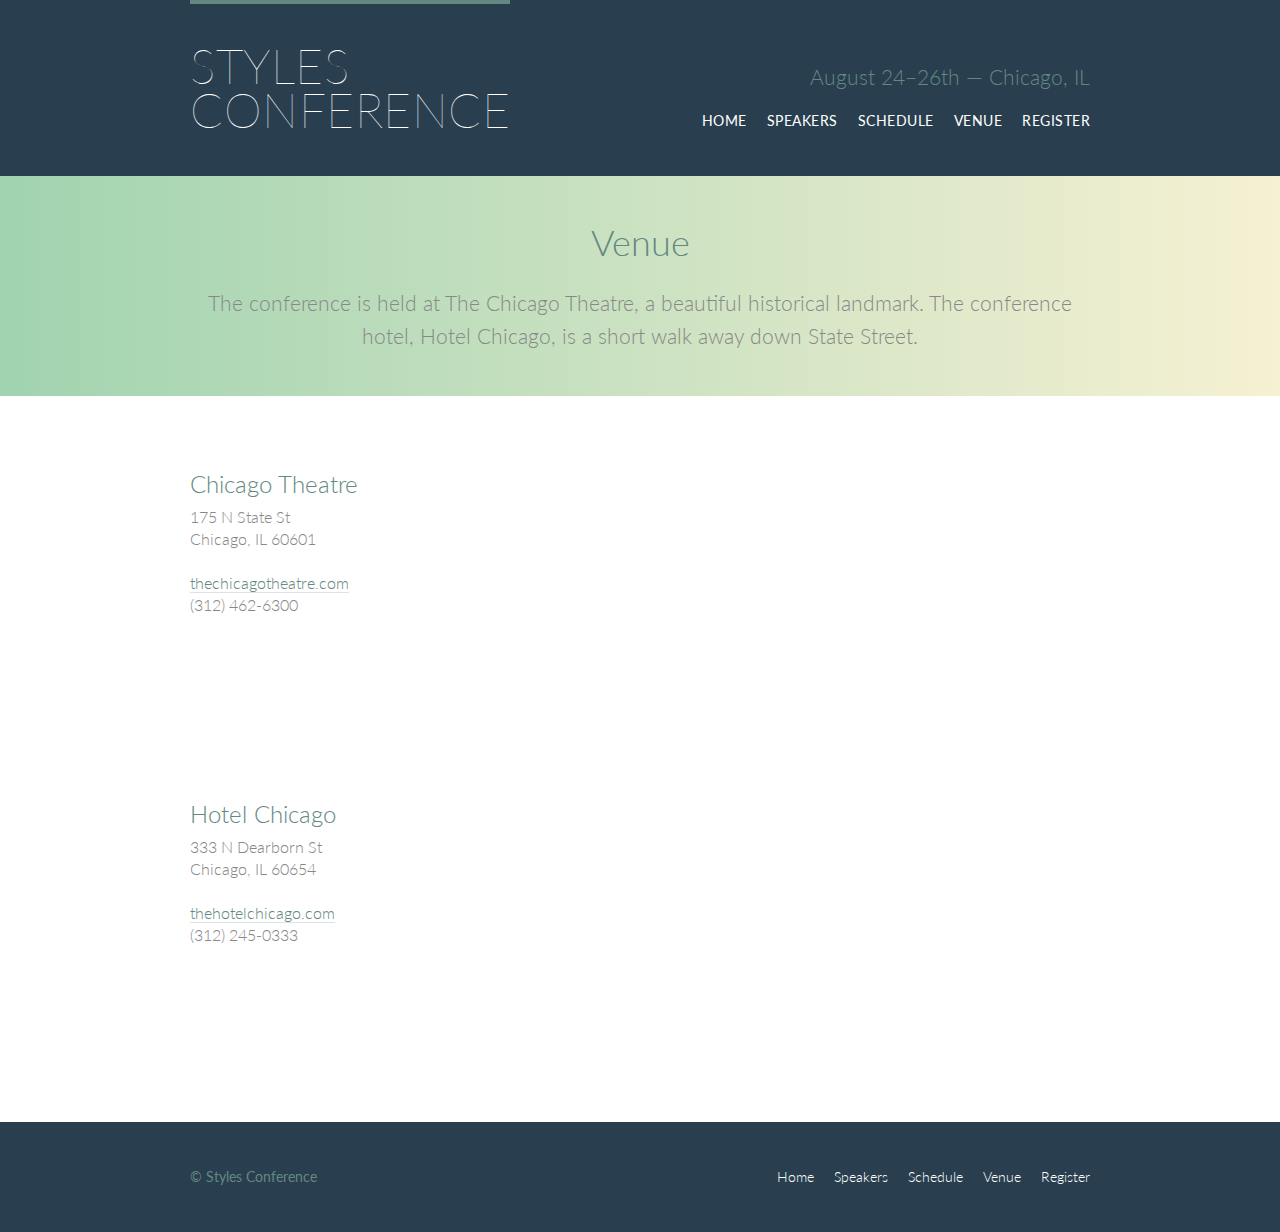
<file: venue.html>
<!DOCTYPE html>
<html lang="en">
    <head>
        <meta charset="utf-8">
        <title>Styles Conference</title>
        <link href='assets/stylesheets/main.css' rel='stylesheet' />
        <link href='https://fonts.googleapis.com/css?family=Lato:400,300,100' rel='stylesheet' type='text/css'>
    </head>
    <body>
        <header class="primary-header container group">
            <h1 class="logo">
                <a href="index.html">Styles <br> Conference</a>
            </h1>
            <h3 class="tagline">August 24&ndash;26th &mdash; Chicago, IL</h3>

            <nav class="nav primary-nav">
                <ul>
                    <li><a href='index.html'>Home</a></li><!--
                    --><li><a href='speakers.html'>Speakers</a></li><!--
                    --><li><a href='schedule.html'>Schedule</a></li><!--
                    --><li><a href='venue.html'>Venue</a></li><!--
                    --><li><a href='register.html'>Register</a></li>
                </ul>
            </nav>
        </header>

        <section class="row-alt">
            <div class="lead container">
                <h1>Venue</h1>
                <p>The conference is held at The Chicago Theatre, a beautiful historical landmark. The conference hotel, Hotel Chicago, is a short walk away down State Street.</p>
            </div>
        </section>

        <section class="row">
            <div class="grid">
                <section class="venue-theatre">
                    <div class="col-1-3">
                        <h2>Chicago Theatre</h2>
                        <p>175 N State St <br> Chicago, IL 60601</p>
                        <p><a href="http://www.thechicagotheatre.com/">thechicagotheatre.com</a> <br> (312) 462-6300</p>
                    </div><!--
                    --><iframe class="venue-map col-2-3" src="https://www.google.com/maps/embed?pb=!1m5!3m3!1m2!1s0x880e2ca55810a493%3A0x4700ddf60fcbfad6!2schicago+theatre!5e0!3m2!1sen!2sus!4v1388701393606"></iframe>
                </section>

                <section class="venue-hotel">
                    <div class="col-1-3">
                        <h2>Hotel Chicago</h2>
                        <p>333 N Dearborn St <br> Chicago, IL 60654</p>
                        <p><a href="http://thehotelchicago.com/">thehotelchicago.com</a> <br> (312) 245-0333</p>
                    </div><!--
                    --><iframe class="venue-map col-2-3" src="https://www.google.com/maps/embed?pb=!1m5!3m3!1m2!1s0x880e2cb1da049173%3A0xa5c91d255a775f0b!2sHotel+Sax+Chicago%2C+North+Dearborn+Street%2C+Chicago%2C+IL!5e0!3m2!1sen!2sus!4v138870249397"></iframe>
                </section>
            </div>
        </section>

        <footer class="primary-footer container">
            <small>&copy; Styles Conference</small>

            <nav class="nav">
                <ul>
                    <li><a href='index.html'>Home</a></li><!--
                    --><li><a href='speakers.html'>Speakers</a></li><!--
                    --><li><a href='schedule.html'>Schedule</a></li><!--
                    --><li><a href='venue.html'>Venue</a></li><!--
                    --><li><a href='register.html'>Register</a></li>
                </ul>
            </nav>
        </footer>
    </body>
</html>
</file>
<file: assets/stylesheets/main.css>
/* http://meyerweb.com/eric/tools/css/reset/
   v2.0 | 20110126
   License: none (public domain)
*/

html, body, div, span, applet, object, iframe,
h1, h2, h3, h4, h5, h6, p, blockquote, pre,
a, abbr, acronym, address, big, cite, code,
del, dfn, em, img, ins, kbd, q, s, samp,
small, strike, strong, sub, sup, tt, var,
b, u, i, center,
dl, dt, dd, ol, ul, li,
fieldset, form, label, legend,
table, caption, tbody, tfoot, thead, tr, th, td,
article, aside, canvas, details, embed,
figure, figcaption, footer, header, hgroup,
menu, nav, output, ruby, section, summary,
time, mark, audio, video {
    margin: 0;
    padding: 0;
    border: 0;
    font-size: 100%;
    font: inherit;
    vertical-align: baseline;
}
/* HTML5 display-role reset for older browsers */
article, aside, details, figcaption, figure,
footer, header, hgroup, menu, nav, section {
    display: block;
}
body {
    line-height: 1;
}
ol, ul {
    list-style: none;
}
blockquote, q {
    quotes: none;
}
blockquote:before, blockquote:after,
q:before, q:after {
    content: '';
    content: none;
}
table {
    border-collapse: collapse;
    border-spacing: 0;
}

/*
  ========================================
  Custom Styles
  ========================================
*/
body {
    background: #293f50;
    color: #888;
    font: 300 16px/22px "Lato", "Open Sans", "Helvetica Neue", Helvetica, Arial, sans-serif;
}

/*
  ========================================
  Grid
  ========================================
*/

*,
*:before,
*:after {
  -webkit-box-sizing: border-box;
     -moz-box-sizing: border-box;
          box-sizing: border-box;
}

.container,
.grid {
    margin: 0 auto;
    width: 960px;
}

.container {
    padding-left: 30px;
    padding-right: 30px;
}

.col-1-3 {
    width: 33.33%;
}

.col-2-3 {
    width: 66.66%;
}

.col-1-3,
.col-2-3 {
    display: inline-block;
    vertical-align: top;
}

.grid,
.col-1-3,
.col-2-3 {
    padding-left: 15px;
    padding-right: 15px;
}

/*
  ========================================
  Clearfix
  ========================================
*/
.group:before,
.group:after {
    content: "";
    display: table;
}
.group:after {
    clear: both;
}

.group {
    clear: both;
    *zoom: 1;
}

/*
  ========================================
  Rows
  ========================================
*/

.row,
.row-alt {
    min-width: 960px;
}

.row {
    background: #fff;
    padding: 66px 0 44px 0;
}

.row-alt {
    background: #cbe2c1;
    background: -webkit-linear-gradient(to right, #a1d3b0, #f6f1d3);
    background: -moz-linear-gradient(to right, #a1d3b0, #f6f1d3);
    background: linear-gradient(to right, #a1d3b0, #f6f1d3);
    padding: 44px 0 22px 0;
}

/*
  ========================================
  Typography
  ========================================
*/

h1, h3, h4, h5, p {
    margin-bottom: 22px;
}

h1, h2, h3, h4 {
    color: #648880;
}

h1 {
    font-size: 36px;
    line-height: 44px;
}

h2 {
    font-size: 24px;
    line-height: 44px;
}

h3 {
    font-size: 21px;
}

h4 {
    font-size: 18px;
}

h5 {
    color: #a9b2b9;
    font-size: 14px;
    font-weight: 400;
    text-transform: uppercase;
}

strong {
    font-weight: 400;
}

cite, em {
    font-style: italic;
}

/*
  ========================================
  Leads
  ========================================
*/

.lead {
    text-align: center;
}

.lead p {
    font-size: 21px;
    line-height: 33px;
}

/*
  ========================================
  Links
  ========================================
*/

a {
    color: #648880;
    text-decoration: none;
}

a:hover {
    color: #a9b2b9;
}

p a {
    border-bottom: 1px solid #dfe2e5;
}

.primary-header a,
.primary-footer a {
    color: #fff;
}

.primary-header a:hover,
.primary-footer a:hover {
    color: #648880;
}

/*
  ========================================
  Buttons
  ========================================
*/

.btn {
    border-radius: 5px;
    color: #fff;
    cursor: pointer;
    display: inline-block;
    font-weight: 400;
    letter-spacing: .5px;
    margin: 0;
    text-transform: uppercase;
}

.btn-alt {
    border: 1px solid #fff;
    padding: 10px 30px;
}

.btn-alt:hover {
    background: #fff;
    color: #648880;
}

.btn-default {
    border: 0;
    background: #648880;
    padding: 11px 30px;
    font-size: 14px;
}

.btn-default:hover {
    background: #77a198;
}

/*
  ========================================
  Primary header
  ========================================
*/

.logo {
    border-top: 4px solid #648880;
    float: left;
    font-size: 48px;
    font-weight: 100;
    letter-spacing: .5px;
    line-height: 44px;
    padding: 40px 0 22px 0;
    text-transform: uppercase;
}

.tagline {
    margin: 66px 0 22px 0;
    text-align: right;
}

.primary-nav {
    font-size: 14px;
    font-weight: 400;
    letter-spacing: .5px;
    text-transform: uppercase;
}

/*
  ========================================
  Primary footer
  ========================================
*/

.primary-footer {
    color: #648880;
    font-size: 14px;
    padding-bottom: 44px;
    padding-top: 44px;
}

.primary-footer small {
    float: left;
    font-weight: 400;
}

/*
  ========================================
  Navigation
  ========================================
*/

.nav {
    text-align: right;
}

.nav li {
    display: inline-block;
    margin: 0 10px;
    vertical-align: top;
}

.nav li:last-child {
    margin-right: 0;
}

/*
  ========================================
  Home
  ========================================
*/

.hero {
    color: #fff;
    line-height: 44px;
    padding: 22px 80px 66px 80px;
    text-align: center;
}

.hero h2 {
    font-size: 36px;
}

.hero p {
    font-size: 24px;
    font-weight: 100;
}

.teaser a:hover h3 {
    color: #a9b2b9;
}

.teaser img {
    border-radius: 5px;
    display: block;
    margin-bottom: 22px;
    max-width: 100%;
}

/*
  ========================================
  Speakers
  ========================================
*/

.speaker-info {
    border: 1px solid #dfe2e5;
    border-radius: 5px;
    margin-top: 88px;
    padding-bottom: 22px;
    text-align: center;
}

.speaker {
    margin-bottom: 44px;
}

.speaker-info img {
    border-radius: 50%;
    height: 130px;
    margin: -66px 0 22px 0;
    vertical-align: top;
}

/*
  ========================================
  Venue
  ========================================
*/

.venue-theatre {
    margin-bottom: 66px;
}

.venue-hotel {
    margin-bottom: 22px;
}

.venue-map {
    height: 264px;
}

/*
  ========================================
  Register
  ========================================
*/

.why-attend {
    list-style: square;
    margin: 0 0 22px 30px;
}

form {
    margin-bottom: 22px;
}

input,
select,
textarea {
    font: 300 16px/22px "Lato", "Open Sans", "Helvetica Neue", Helvetica, Arial, sans-serif;
}

.register-group label {
    color: #648880;
    cursor: pointer;
    font-weight: 400;
}

.register-group input,
.register-group select,
.register-group textarea {
    border: 1px solid #c6c9cc;
    border-radius: 5px;
    color: #888;
    display: block;
    margin: 5px 0 27px 0;
    padding: 5px 8px;
}

.register-group input,
.register-group textarea {
    width: 100%;
}

.register-group select {
    height: 34px;
    width: 60px;
}

.register-group textarea {
    height: 78px;
}

/*
  ========================================
  Schedule
  ========================================
*/

table {
    margin-bottom: 44px;
    width: 100%;
}

table:last-child {
    margin-bottom: 0;
}

th,
td {
    padding-bottom: 22px;
    vertical-align: top;
}

th {
    padding-right: 45px;
    text-align: right:
    width: 20%;
}

td {
    width: 40%;
}

thead {
    line-height: 44px;
}

thead th {
    color: #648880;
    font-size: 24px;
}

tbody th {
    color: #a9b2b9;
    font-size: 14px;
    font-weight: 400;
    padding-top: 22px;
    text-transform: uppercase;
}

tbody td {
    border-top: 1px solid #dfe2e5;
    padding-top: 21px;
}

tbody td:first-of-type {
    padding-right: 15px;
}

tbody td:last-of-type {
    padding-left: 15px;
}

tbody td:only-of-type {
    padding-left: 0;
    padding-right: 0;
}

table a {
    color: #888;
}

table h4 {
    margin-bottom: 0;
}

.schedule-offset {
    color: #a9b2b9;
}
</file>
